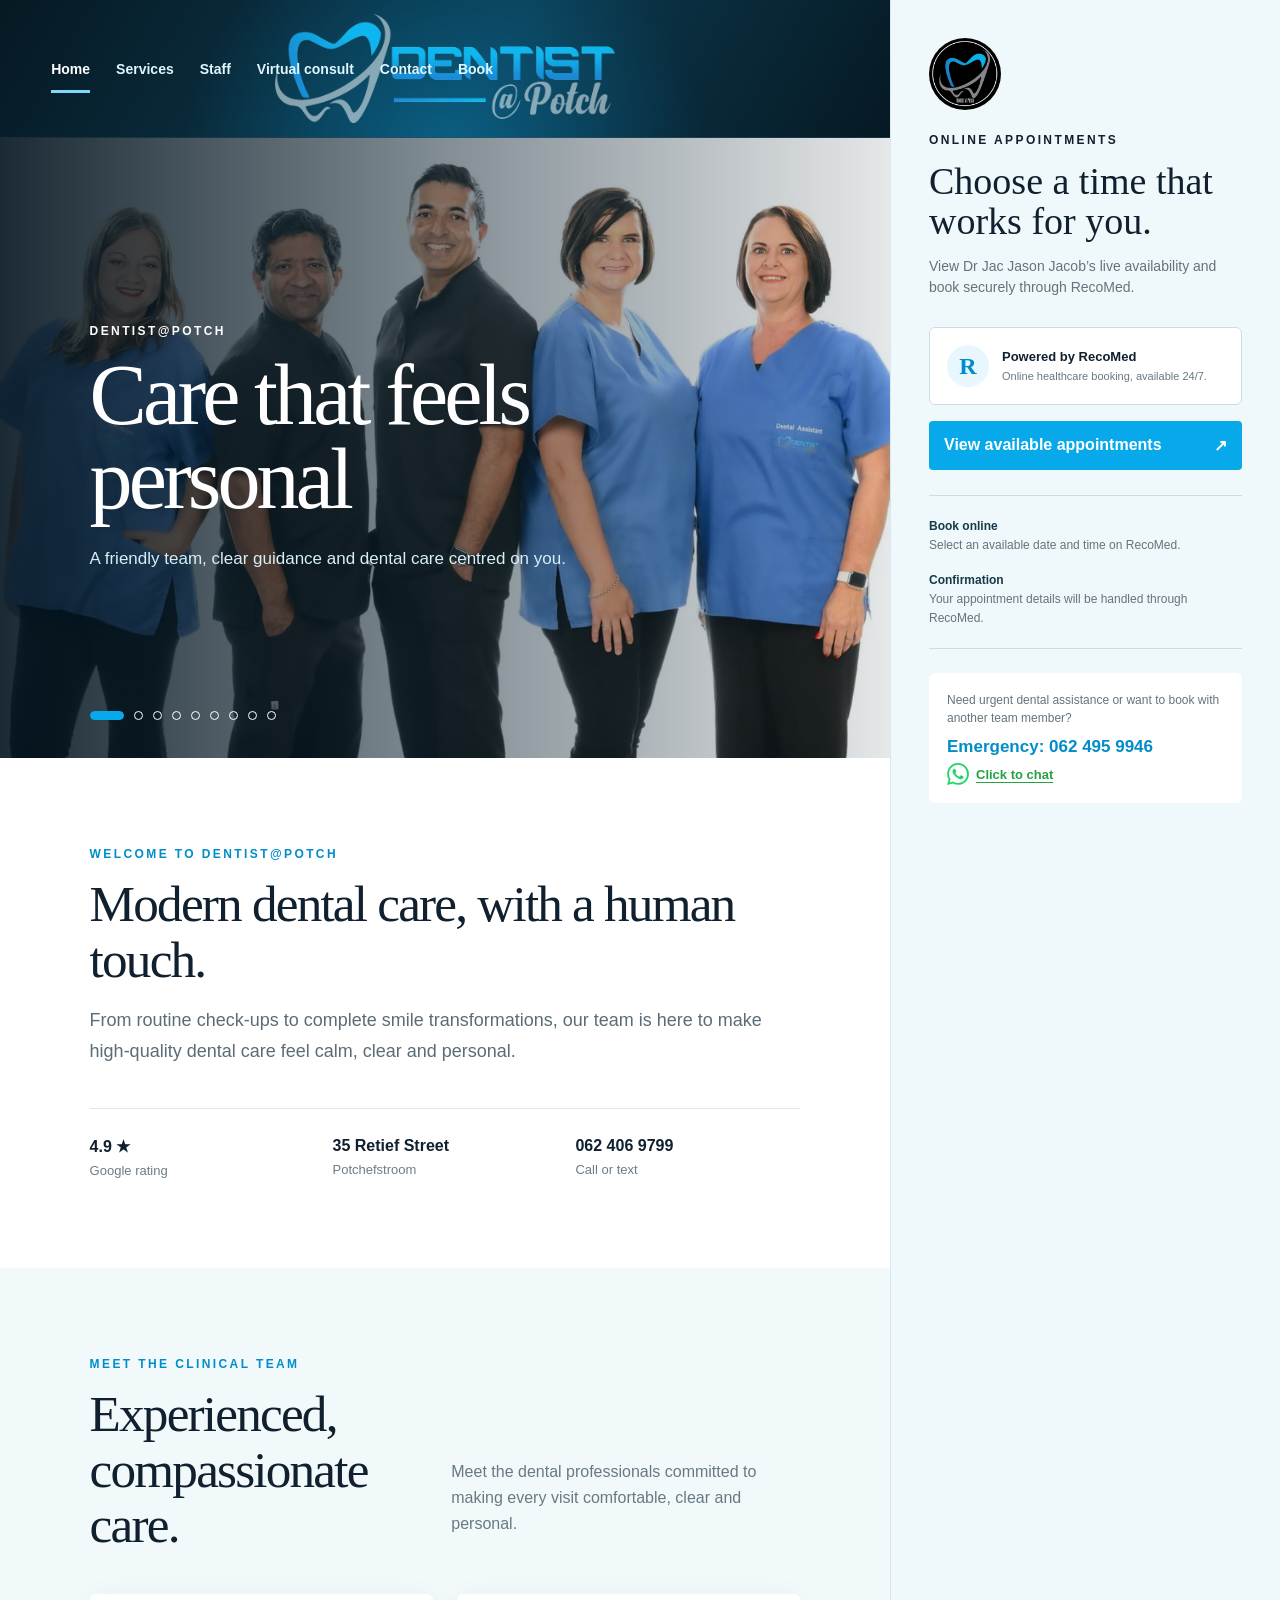
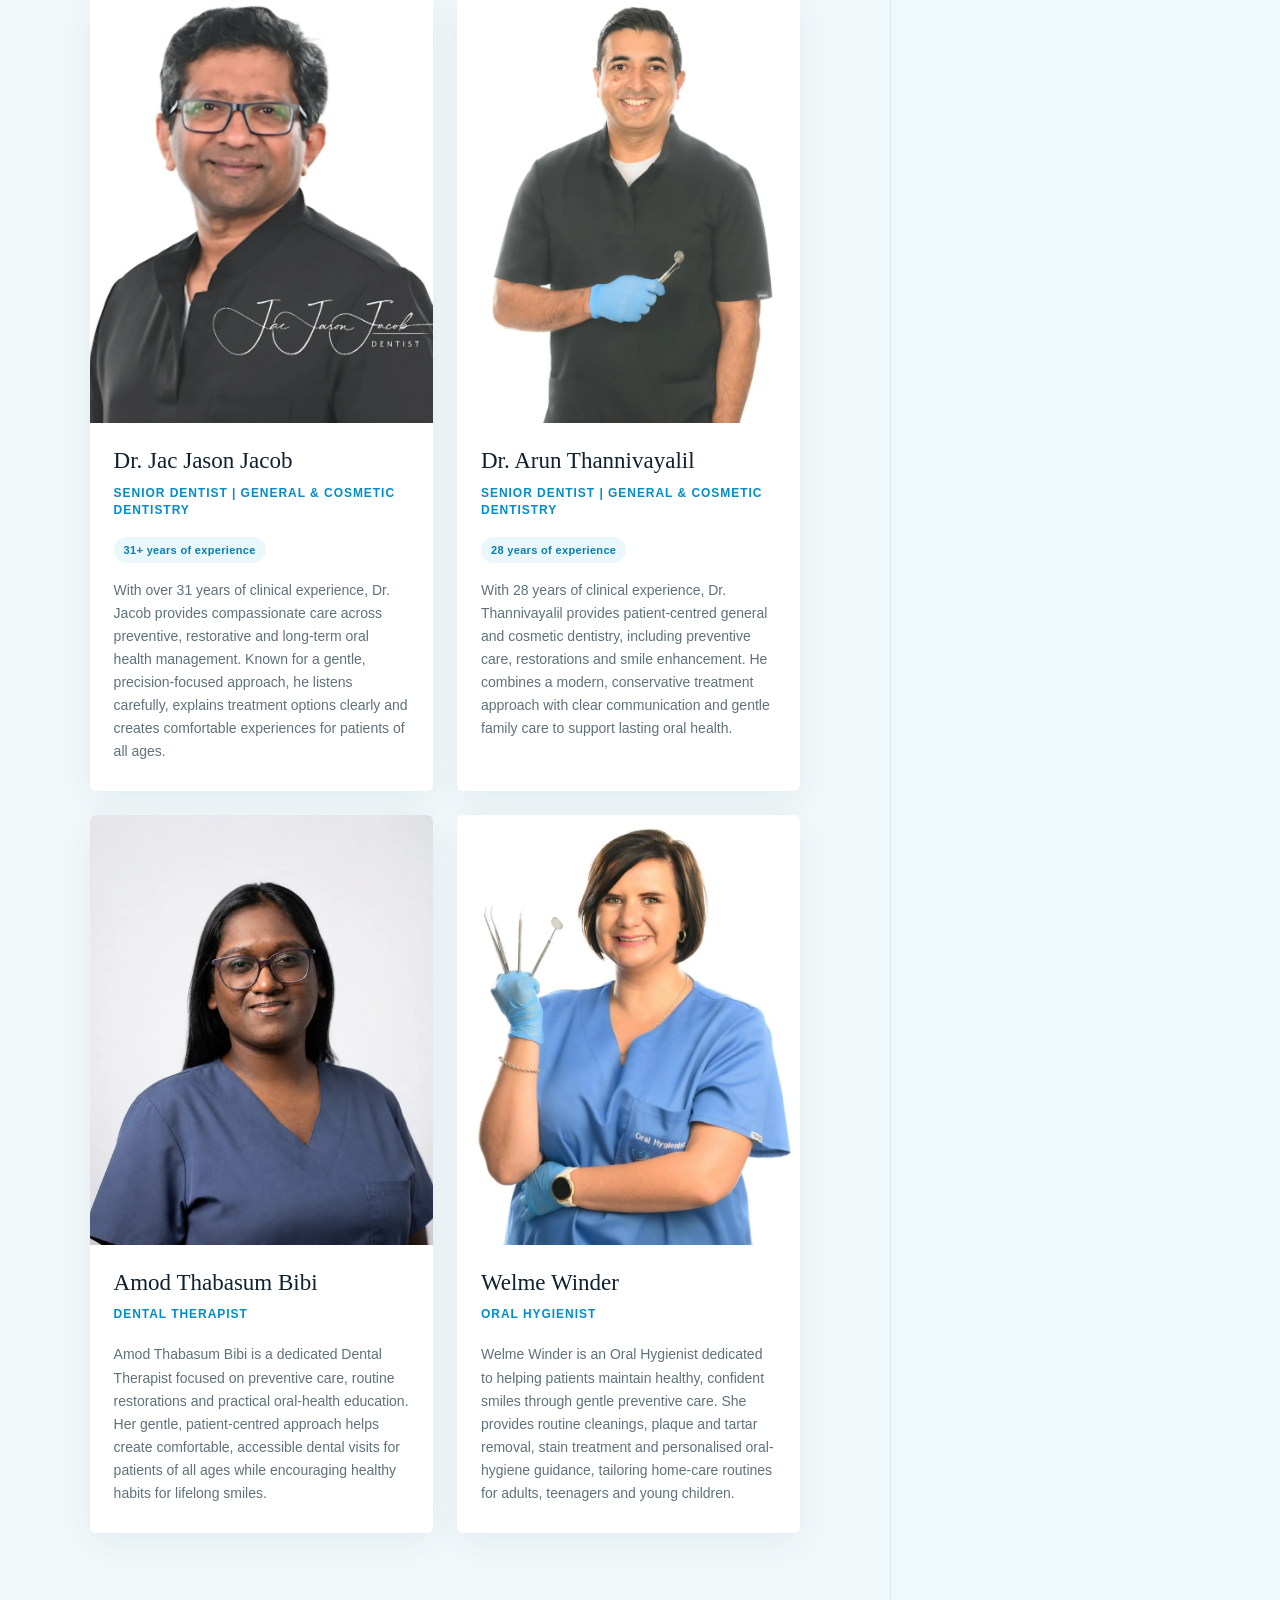
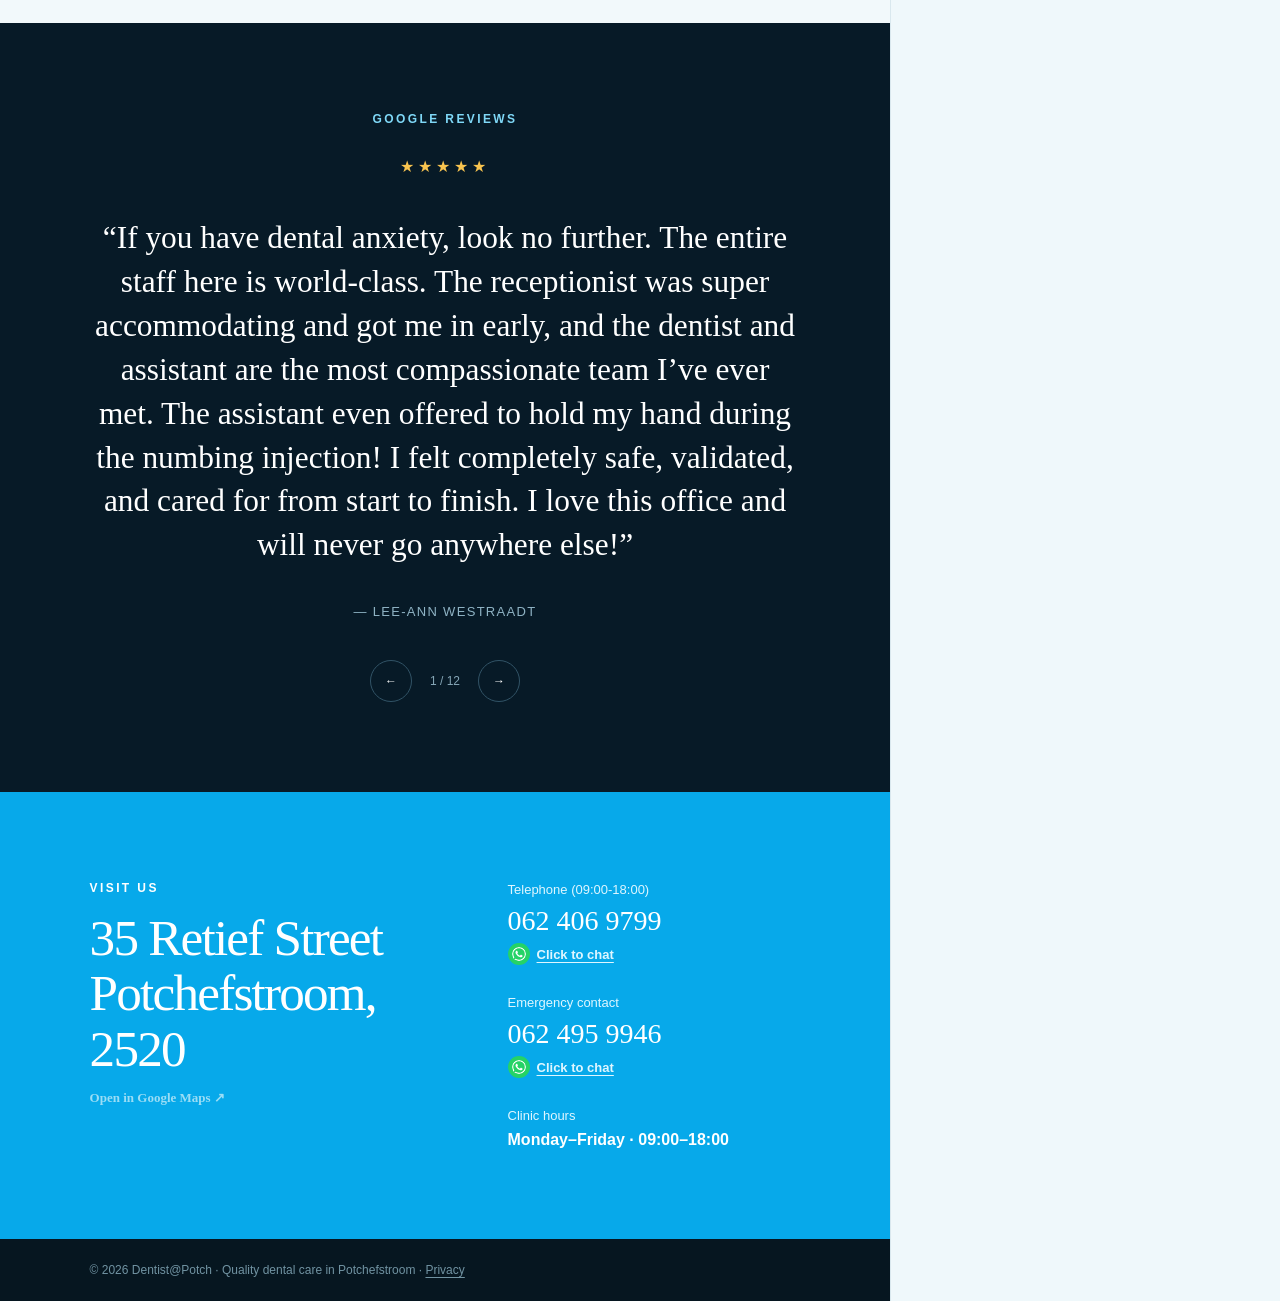
<file: index.html>
<!doctype html>
<html lang="en">
<head>
  <meta charset="utf-8">
  <meta name="viewport" content="width=device-width, initial-scale=1">
  <title>Dentist@Potch | Dental Care in Potchefstroom</title>
  <meta name="description" content="Compassionate general, cosmetic and preventive dental care in Potchefstroom.">
  <link rel="icon" href="images/dentist-at-potch-emblem.webp">
  <link rel="stylesheet" href="styles.css?v=17">
  <script src="tracking.js?v=17"></script>
  <script src="script.js?v=17" defer></script>
</head>
<body>
  <main class="site-shell">
    <div class="content-column">
      <header class="topbar">
        <a href="index.html" class="brand" aria-label="Dentist at Potch home"><img src="images/dentist-at-potch-logo-dark.webp" alt="Dentist at Potch"></a>
        <nav aria-label="Main navigation">
          <a class="active" href="index.html">Home</a>
          <a href="services.html">Services</a>
          <a href="staff.html">Staff</a>
          <a href="virtual-consultation.html">Virtual consult</a>
          <a href="#contact">Contact</a>
          <a href="https://www.recomed.co.za/dentist/potchefstroom/jac-jason-jacob/9480/9414/" target="_blank" rel="noopener noreferrer">Book</a>
        </nav>
      </header>

      <section class="hero" aria-label="Clinic gallery">
        <article class="hero-slide visible" aria-hidden="false">
          <img src="images/clinic-team-wide.webp" alt="Dentist at Potch team" style="object-position:center 32%;object-fit:cover">
          <div class="hero-copy"><p class="eyebrow">DENTIST@POTCH</p><h1>Care that feels personal</h1><p>A friendly team, clear guidance and dental care centred on you.</p></div>
        </article>
        <article class="hero-slide hero-slide-invisalign" aria-hidden="true">
          <img src="images/invisalign-aligner.webp" alt="Patient fitting a clear Invisalign aligner" style="object-position:68% 40%;object-fit:cover">
          <div class="hero-copy hero-copy-invisalign"><img class="invisalign-logo" src="images/invisalign-logo.webp" alt="Invisalign"><h1>Invisalign<sup>®</sup> accredited provider</h1><p>The smile you want, minus the metal. Clear aligners, confident results.</p></div>
        </article>
        <article class="hero-slide hero-slide-virtual" aria-hidden="true">
          <a class="hero-slide-link" href="virtual-consultation.html" aria-label="Virtual consultation: see your dentist by video call. How it works"></a>
          <svg class="hero-virtual-icon" viewBox="0 0 24 24" aria-hidden="true"><path d="M15 10l4.553-2.276A1 1 0 0 1 21 8.618v6.764a1 1 0 0 1-1.447.894L15 14v-4z"/><rect x="3" y="6" width="12" height="12" rx="2"/></svg>
          <div class="hero-copy"><p class="eyebrow">NEW · VIRTUAL CONSULTATION</p><h1>See your dentist by video call, from home.</h1><p>Weekday evenings and weekend afternoons. Booked through RecoMed, self-pay.</p><span class="hero-cta">How it works →</span></div>
        </article>
        <article class="hero-slide" aria-hidden="true">
          <img src="images/clinic-support-team.webp" alt="Dentist at Potch support team" style="object-position:center 25%;object-fit:cover">
          <div class="hero-copy"><p class="eyebrow">DENTIST@POTCH</p><h1>A team that makes you smile</h1><p>Welcoming support from the moment you contact our practice.</p></div>
        </article>
        <article class="hero-slide" aria-hidden="true">
          <img src="images/dental-assistant.webp" alt="Dental assistant" style="object-position:right center;object-fit:contain">
          <div class="hero-copy"><p class="eyebrow">DENTIST@POTCH</p><h1>Compassionate support</h1><p>Kind, reassuring care throughout your visit.</p></div>
        </article>
        <article class="hero-slide" aria-hidden="true">
          <img src="images/oral-hygienist.webp" alt="Oral hygienist" style="object-position:right center;object-fit:contain">
          <div class="hero-copy"><p class="eyebrow">DENTIST@POTCH</p><h1>Comfortable preventive care</h1><p>Professional support for healthy teeth and gums.</p></div>
        </article>
        <article class="hero-slide" aria-hidden="true">
          <img src="images/dentist-at-potch-logo-light.webp" alt="Dentist at Potch logo" style="object-position:right center;object-fit:contain">
          <div class="hero-copy"><p class="eyebrow">DENTIST@POTCH</p><h1>Dentist@Potch</h1><p>Modern dental care in the heart of Potchefstroom.</p></div>
        </article>
        <article class="hero-slide" aria-hidden="true">
          <img src="images/two-dentists-hero.webp" alt="Dentist at Potch senior dentists" style="object-position:center center;object-fit:contain">
          <div class="hero-copy"><p class="eyebrow">DENTIST@POTCH</p><h1>Experience you can trust</h1><p>Meet the senior dentists behind attentive, professional care at Dentist@Potch.</p></div>
        </article>
        <article class="hero-slide" aria-hidden="true">
          <img src="images/dentist-at-potch-emblem.webp" alt="Dentist at Potch emblem" style="object-position:right center;object-fit:contain">
          <div class="hero-copy"><p class="eyebrow">DENTIST@POTCH</p><h1>Your local dental team</h1><p>Visit us at 35 Retief Street, Potchefstroom.</p></div>
        </article>
        <div class="slide-dots" aria-label="Choose clinic image">
          <button class="selected" type="button" aria-label="Show Care that feels personal"></button>
          <button type="button" aria-label="Show Invisalign certified provider"></button>
          <button type="button" aria-label="Show Virtual consultation"></button>
          <button type="button" aria-label="Show A team that makes you smile"></button>
          <button type="button" aria-label="Show Compassionate support"></button>
          <button type="button" aria-label="Show Comfortable preventive care"></button>
          <button type="button" aria-label="Show Dentist at Potch"></button>
          <button type="button" aria-label="Show Experience you can trust"></button>
          <button type="button" aria-label="Show Your local dental team"></button>
        </div>
      </section>

      <section class="welcome section-pad">
        <p class="eyebrow blue">WELCOME TO DENTIST@POTCH</p>
        <h2>Modern dental care, with a human touch.</h2>
        <p>From routine check-ups to complete smile transformations, our team is here to make high-quality dental care feel calm, clear and personal.</p>
        <div class="quick-facts">
          <span><strong>4.9 ★</strong> Google rating</span>
          <span><strong>35 Retief Street</strong> Potchefstroom</span>
          <span><strong>062 406 9799</strong> Call or text</span>
        </div>
      </section>

      <section class="team section-pad">
        <p class="eyebrow blue">MEET THE CLINICAL TEAM</p>
        <div class="section-heading"><h2>Experienced, compassionate care.</h2><p>Meet the dental professionals committed to making every visit comfortable, clear and personal.</p></div>
        <div class="doctor-grid">
          <article class="doctor-card">
            <div class="doctor-photo"><img src="images/dr-jac-jason-jacob.webp" alt="Dr. Jac Jason Jacob"></div>
            <div class="doctor-details"><h3>Dr. Jac Jason Jacob</h3><p class="doctor-designation">Senior Dentist | General &amp; Cosmetic Dentistry</p><p class="doctor-experience">31+ years of experience</p><p class="doctor-bio">With over 31 years of clinical experience, Dr. Jacob provides compassionate care across preventive, restorative and long-term oral health management. Known for a gentle, precision-focused approach, he listens carefully, explains treatment options clearly and creates comfortable experiences for patients of all ages.</p></div>
          </article>
          <article class="doctor-card">
            <div class="doctor-photo"><img src="images/dr-arun-thannivayalil.webp" alt="Dr. Arun Thannivayalil"></div>
            <div class="doctor-details"><h3>Dr. Arun Thannivayalil</h3><p class="doctor-designation">Senior Dentist | General &amp; Cosmetic Dentistry</p><p class="doctor-experience">28 years of experience</p><p class="doctor-bio">With 28 years of clinical experience, Dr. Thannivayalil provides patient-centred general and cosmetic dentistry, including preventive care, restorations and smile enhancement. He combines a modern, conservative treatment approach with clear communication and gentle family care to support lasting oral health.</p></div>
          </article>
          <article class="doctor-card">
            <div class="doctor-photo"><img src="images/amod-thabasum-bibi.webp" alt="Amod Thabasum Bibi"></div>
            <div class="doctor-details"><h3>Amod Thabasum Bibi</h3><p class="doctor-designation">Dental Therapist</p><p class="doctor-bio no-experience">Amod Thabasum Bibi is a dedicated Dental Therapist focused on preventive care, routine restorations and practical oral-health education. Her gentle, patient-centred approach helps create comfortable, accessible dental visits for patients of all ages while encouraging healthy habits for lifelong smiles.</p></div>
          </article>
          <article class="doctor-card">
            <div class="doctor-photo"><img src="images/welme-winder.webp" alt="Welme Winder"></div>
            <div class="doctor-details"><h3>Welme Winder</h3><p class="doctor-designation">Oral Hygienist</p><p class="doctor-bio no-experience">Welme Winder is an Oral Hygienist dedicated to helping patients maintain healthy, confident smiles through gentle preventive care. She provides routine cleanings, plaque and tartar removal, stain treatment and personalised oral-hygiene guidance, tailoring home-care routines for adults, teenagers and young children.</p></div>
          </article>
        </div>
      </section>

      <section class="testimonial-wrap section-pad">
        <div class="testimonial-card">
          <p class="eyebrow review-label">GOOGLE REVIEWS</p>
          <p class="stars" aria-label="Five stars">★★★★★</p>
          <blockquote id="testimonial-text"></blockquote>
          <p class="patient" id="testimonial-name"></p>
          <div class="testimonial-controls">
            <button id="testimonial-previous" type="button" aria-label="Previous review">←</button>
            <span id="testimonial-counter"></span>
            <button id="testimonial-next" type="button" aria-label="Next review">→</button>
          </div>
        </div>
      </section>

      <section id="contact" class="contact section-pad">
        <div><p class="eyebrow">VISIT US</p><a class="map-location" href="https://maps.app.goo.gl/ndyyrNJzBCLuc52E7?g_st=aw" target="_blank" rel="noopener noreferrer" aria-label="Open Dentist at Potch in Google Maps"><h2>35 Retief Street<br>Potchefstroom, 2520</h2><span>Open in Google Maps ↗</span></a></div>
        <div><p>Telephone (09:00-18:00)</p><a href="tel:+27624069799">062 406 9799</a><a class="whatsapp-chat" href="https://wa.me/27624069799" target="_blank" rel="noopener noreferrer" aria-label="Click to chat on WhatsApp with 062 406 9799"><svg class="wa-icon" viewBox="0 0 24 24" aria-hidden="true" focusable="false"><path fill="currentColor" d="M17.47 14.38c-.3-.15-1.76-.87-2.03-.97-.27-.1-.47-.15-.67.15-.2.3-.77.97-.94 1.17-.17.2-.35.22-.64.07-.3-.15-1.26-.46-2.39-1.48-.88-.79-1.48-1.76-1.65-2.06-.17-.3-.02-.46.13-.61.13-.13.3-.35.45-.52.15-.17.2-.3.3-.5.1-.2.05-.37-.03-.52-.07-.15-.67-1.61-.91-2.21-.24-.58-.49-.5-.67-.51h-.57c-.2 0-.52.07-.79.37-.27.3-1.04 1.02-1.04 2.48s1.07 2.88 1.21 3.08c.15.2 2.1 3.2 5.08 4.49.71.31 1.26.49 1.69.63.71.23 1.36.2 1.87.12.57-.09 1.76-.72 2.01-1.41.25-.69.25-1.29.17-1.41-.07-.12-.27-.2-.57-.35M12.05 21.79h-.01a9.87 9.87 0 0 1-5.03-1.38l-.36-.21-3.74.98 1-3.65-.24-.37a9.86 9.86 0 0 1-1.51-5.26c0-5.45 4.44-9.88 9.89-9.88 2.64 0 5.12 1.03 6.99 2.9a9.82 9.82 0 0 1 2.89 6.99c0 5.45-4.44 9.88-9.88 9.88m8.41-18.3A11.82 11.82 0 0 0 12.05 0C5.5 0 .16 5.33.16 11.89c0 2.1.55 4.14 1.59 5.94L.06 24l6.3-1.65a11.88 11.88 0 0 0 5.68 1.45h.01c6.55 0 11.89-5.33 11.89-11.89 0-3.18-1.24-6.16-3.48-8.41"/></svg><span>Click to chat</span></a><p class="hours">Emergency contact</p><a href="tel:+27624959946">062 495 9946</a><a class="whatsapp-chat" href="https://wa.me/27624959946" target="_blank" rel="noopener noreferrer" aria-label="Click to chat on WhatsApp with 062 495 9946"><svg class="wa-icon" viewBox="0 0 24 24" aria-hidden="true" focusable="false"><path fill="currentColor" d="M17.47 14.38c-.3-.15-1.76-.87-2.03-.97-.27-.1-.47-.15-.67.15-.2.3-.77.97-.94 1.17-.17.2-.35.22-.64.07-.3-.15-1.26-.46-2.39-1.48-.88-.79-1.48-1.76-1.65-2.06-.17-.3-.02-.46.13-.61.13-.13.3-.35.45-.52.15-.17.2-.3.3-.5.1-.2.05-.37-.03-.52-.07-.15-.67-1.61-.91-2.21-.24-.58-.49-.5-.67-.51h-.57c-.2 0-.52.07-.79.37-.27.3-1.04 1.02-1.04 2.48s1.07 2.88 1.21 3.08c.15.2 2.1 3.2 5.08 4.49.71.31 1.26.49 1.69.63.71.23 1.36.2 1.87.12.57-.09 1.76-.72 2.01-1.41.25-.69.25-1.29.17-1.41-.07-.12-.27-.2-.57-.35M12.05 21.79h-.01a9.87 9.87 0 0 1-5.03-1.38l-.36-.21-3.74.98 1-3.65-.24-.37a9.86 9.86 0 0 1-1.51-5.26c0-5.45 4.44-9.88 9.89-9.88 2.64 0 5.12 1.03 6.99 2.9a9.82 9.82 0 0 1 2.89 6.99c0 5.45-4.44 9.88-9.88 9.88m8.41-18.3A11.82 11.82 0 0 0 12.05 0C5.5 0 .16 5.33.16 11.89c0 2.1.55 4.14 1.59 5.94L.06 24l6.3-1.65a11.88 11.88 0 0 0 5.68 1.45h.01c6.55 0 11.89-5.33 11.89-11.89 0-3.18-1.24-6.16-3.48-8.41"/></svg><span>Click to chat</span></a><p class="hours">Clinic hours</p><strong>Monday–Friday · 09:00–18:00</strong></div>
      </section>
      <footer>© 2026 Dentist@Potch · Quality dental care in Potchefstroom · <a href="privacy.html">Privacy</a></footer>
    </div>

    <aside id="appointment" class="appointment-panel" aria-label="Book an appointment">
      <div class="appointment-inner">
        <img class="panel-logo" src="images/dentist-at-potch-emblem.webp" alt="">
        <p class="eyebrow">ONLINE APPOINTMENTS</p>
        <h2>Choose a time that works for you.</h2>
        <p class="panel-intro">View Dr Jac Jason Jacob’s live availability and book securely through RecoMed.</p>
        <div class="recomed-card"><div class="recomed-mark">R</div><div><strong>Powered by RecoMed</strong><p>Online healthcare booking, available 24/7.</p></div></div>
        <a class="primary-button recomed-button" href="https://www.recomed.co.za/dentist/potchefstroom/jac-jason-jacob/9480/9414/" target="_blank" rel="noopener noreferrer">View available appointments <span>↗</span></a>
        <div class="booking-details"><p><strong>Book online</strong><br>Select an available date and time on RecoMed.</p><p><strong>Confirmation</strong><br>Your appointment details will be handled through RecoMed.</p></div>
        <div class="emergency-call"><p>Need urgent dental assistance or want to book with another team member?</p><a href="tel:+27624959946">Emergency: 062 495 9946</a><a class="whatsapp-chat" href="https://wa.me/27624959946" target="_blank" rel="noopener noreferrer" aria-label="Click to chat on WhatsApp with 062 495 9946"><svg class="wa-icon" viewBox="0 0 24 24" aria-hidden="true" focusable="false"><path fill="currentColor" d="M17.47 14.38c-.3-.15-1.76-.87-2.03-.97-.27-.1-.47-.15-.67.15-.2.3-.77.97-.94 1.17-.17.2-.35.22-.64.07-.3-.15-1.26-.46-2.39-1.48-.88-.79-1.48-1.76-1.65-2.06-.17-.3-.02-.46.13-.61.13-.13.3-.35.45-.52.15-.17.2-.3.3-.5.1-.2.05-.37-.03-.52-.07-.15-.67-1.61-.91-2.21-.24-.58-.49-.5-.67-.51h-.57c-.2 0-.52.07-.79.37-.27.3-1.04 1.02-1.04 2.48s1.07 2.88 1.21 3.08c.15.2 2.1 3.2 5.08 4.49.71.31 1.26.49 1.69.63.71.23 1.36.2 1.87.12.57-.09 1.76-.72 2.01-1.41.25-.69.25-1.29.17-1.41-.07-.12-.27-.2-.57-.35M12.05 21.79h-.01a9.87 9.87 0 0 1-5.03-1.38l-.36-.21-3.74.98 1-3.65-.24-.37a9.86 9.86 0 0 1-1.51-5.26c0-5.45 4.44-9.88 9.89-9.88 2.64 0 5.12 1.03 6.99 2.9a9.82 9.82 0 0 1 2.89 6.99c0 5.45-4.44 9.88-9.88 9.88m8.41-18.3A11.82 11.82 0 0 0 12.05 0C5.5 0 .16 5.33.16 11.89c0 2.1.55 4.14 1.59 5.94L.06 24l6.3-1.65a11.88 11.88 0 0 0 5.68 1.45h.01c6.55 0 11.89-5.33 11.89-11.89 0-3.18-1.24-6.16-3.48-8.41"/></svg><span>Click to chat</span></a></div>
      </div>
    </aside>
  </main>
</body>
</html>
</file>
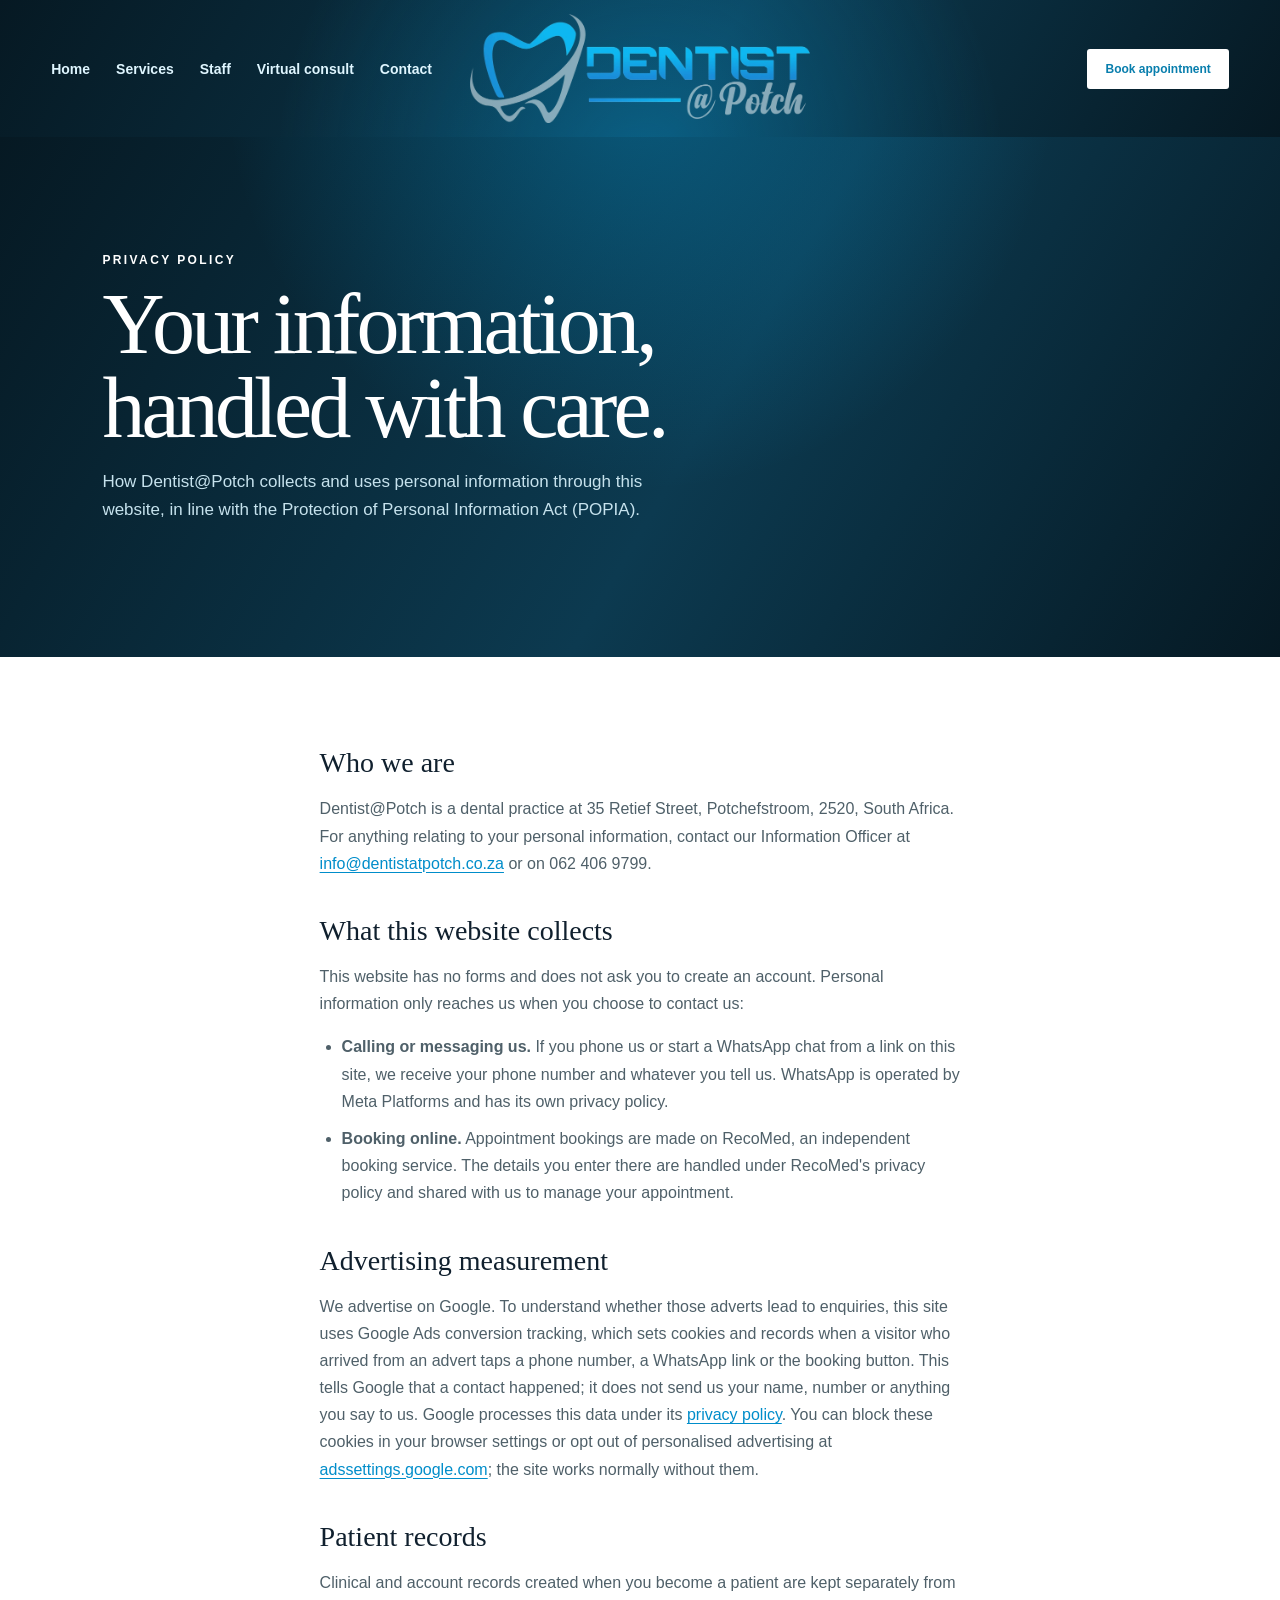
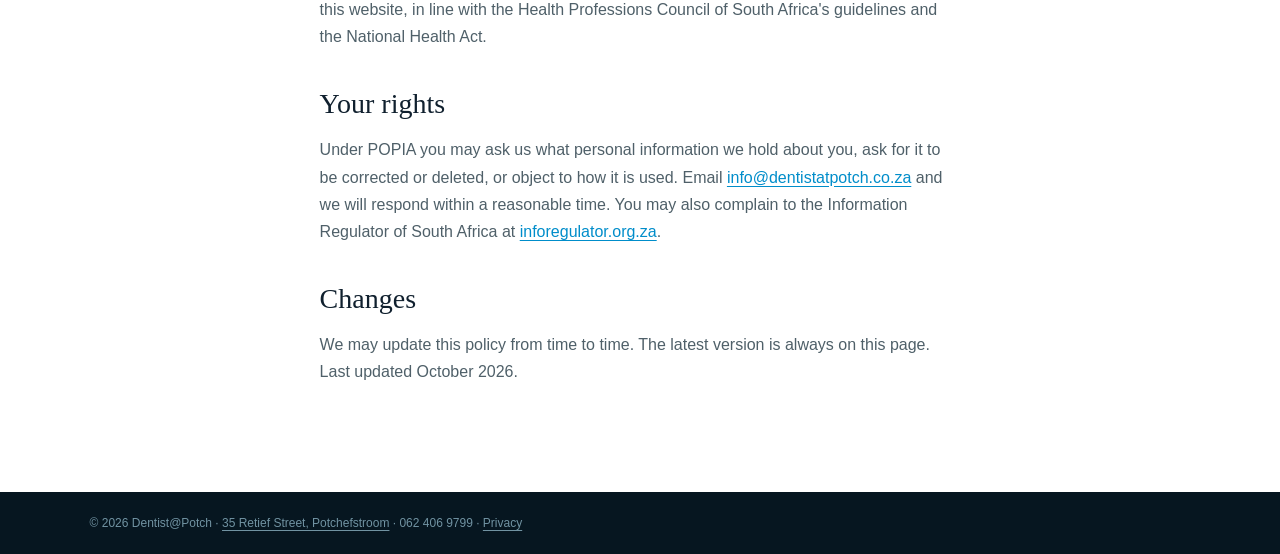
<file: privacy.html>
<!doctype html>
<html lang="en">
<head>
  <meta charset="utf-8">
  <meta name="viewport" content="width=device-width, initial-scale=1">
  <title>Privacy Policy | Dentist@Potch</title>
  <meta name="description" content="How Dentist@Potch handles personal information collected through this website.">
  <link rel="icon" href="images/dentist-at-potch-emblem.webp">
  <link rel="stylesheet" href="styles.css?v=17">
  <script src="tracking.js?v=17"></script>
</head>
<body>
  <main class="services-page">
    <header class="topbar service-nav">
      <a href="index.html" class="brand" aria-label="Dentist at Potch home"><img src="images/dentist-at-potch-logo-dark.webp" alt="Dentist at Potch"></a>
      <nav aria-label="Main navigation"><a href="index.html">Home</a><a href="services.html">Services</a><a href="staff.html">Staff</a><a href="virtual-consultation.html">Virtual consult</a><a href="index.html#contact">Contact</a></nav>
      <a class="nav-appointment" href="https://www.recomed.co.za/dentist/potchefstroom/jac-jason-jacob/9480/9414/" target="_blank" rel="noopener noreferrer">Book appointment</a>
    </header>

    <section class="services-hero"><p class="eyebrow">PRIVACY POLICY</p><h1>Your information,<br>handled with care.</h1><p>How Dentist@Potch collects and uses personal information through this website, in line with the Protection of Personal Information Act (POPIA).</p></section>

    <section class="section-pad legal-page">
      <h2>Who we are</h2>
      <p>Dentist@Potch is a dental practice at 35 Retief Street, Potchefstroom, 2520, South Africa. For anything relating to your personal information, contact our Information Officer at <a href="mailto:info@dentistatpotch.co.za">info@dentistatpotch.co.za</a> or on 062 406 9799.</p>

      <h2>What this website collects</h2>
      <p>This website has no forms and does not ask you to create an account. Personal information only reaches us when you choose to contact us:</p>
      <ul>
        <li><strong>Calling or messaging us.</strong> If you phone us or start a WhatsApp chat from a link on this site, we receive your phone number and whatever you tell us. WhatsApp is operated by Meta Platforms and has its own privacy policy.</li>
        <li><strong>Booking online.</strong> Appointment bookings are made on RecoMed, an independent booking service. The details you enter there are handled under RecoMed's privacy policy and shared with us to manage your appointment.</li>
      </ul>

      <h2>Advertising measurement</h2>
      <p>We advertise on Google. To understand whether those adverts lead to enquiries, this site uses Google Ads conversion tracking, which sets cookies and records when a visitor who arrived from an advert taps a phone number, a WhatsApp link or the booking button. This tells Google that a contact happened; it does not send us your name, number or anything you say to us. Google processes this data under its <a href="https://policies.google.com/privacy" target="_blank" rel="noopener noreferrer">privacy policy</a>. You can block these cookies in your browser settings or opt out of personalised advertising at <a href="https://adssettings.google.com" target="_blank" rel="noopener noreferrer">adssettings.google.com</a>; the site works normally without them.</p>

      <h2>Patient records</h2>
      <p>Clinical and account records created when you become a patient are kept separately from this website, in line with the Health Professions Council of South Africa's guidelines and the National Health Act.</p>

      <h2>Your rights</h2>
      <p>Under POPIA you may ask us what personal information we hold about you, ask for it to be corrected or deleted, or object to how it is used. Email <a href="mailto:info@dentistatpotch.co.za">info@dentistatpotch.co.za</a> and we will respond within a reasonable time. You may also complain to the Information Regulator of South Africa at <a href="https://inforegulator.org.za" target="_blank" rel="noopener noreferrer">inforegulator.org.za</a>.</p>

      <h2>Changes</h2>
      <p>We may update this policy from time to time. The latest version is always on this page. Last updated October 2026.</p>
    </section>

    <footer>© 2026 Dentist@Potch · <a href="https://maps.app.goo.gl/ndyyrNJzBCLuc52E7?g_st=aw" target="_blank" rel="noopener noreferrer">35 Retief Street, Potchefstroom</a> · 062 406 9799 · <a href="privacy.html">Privacy</a></footer>
  </main>
</body>
</html>
</file>
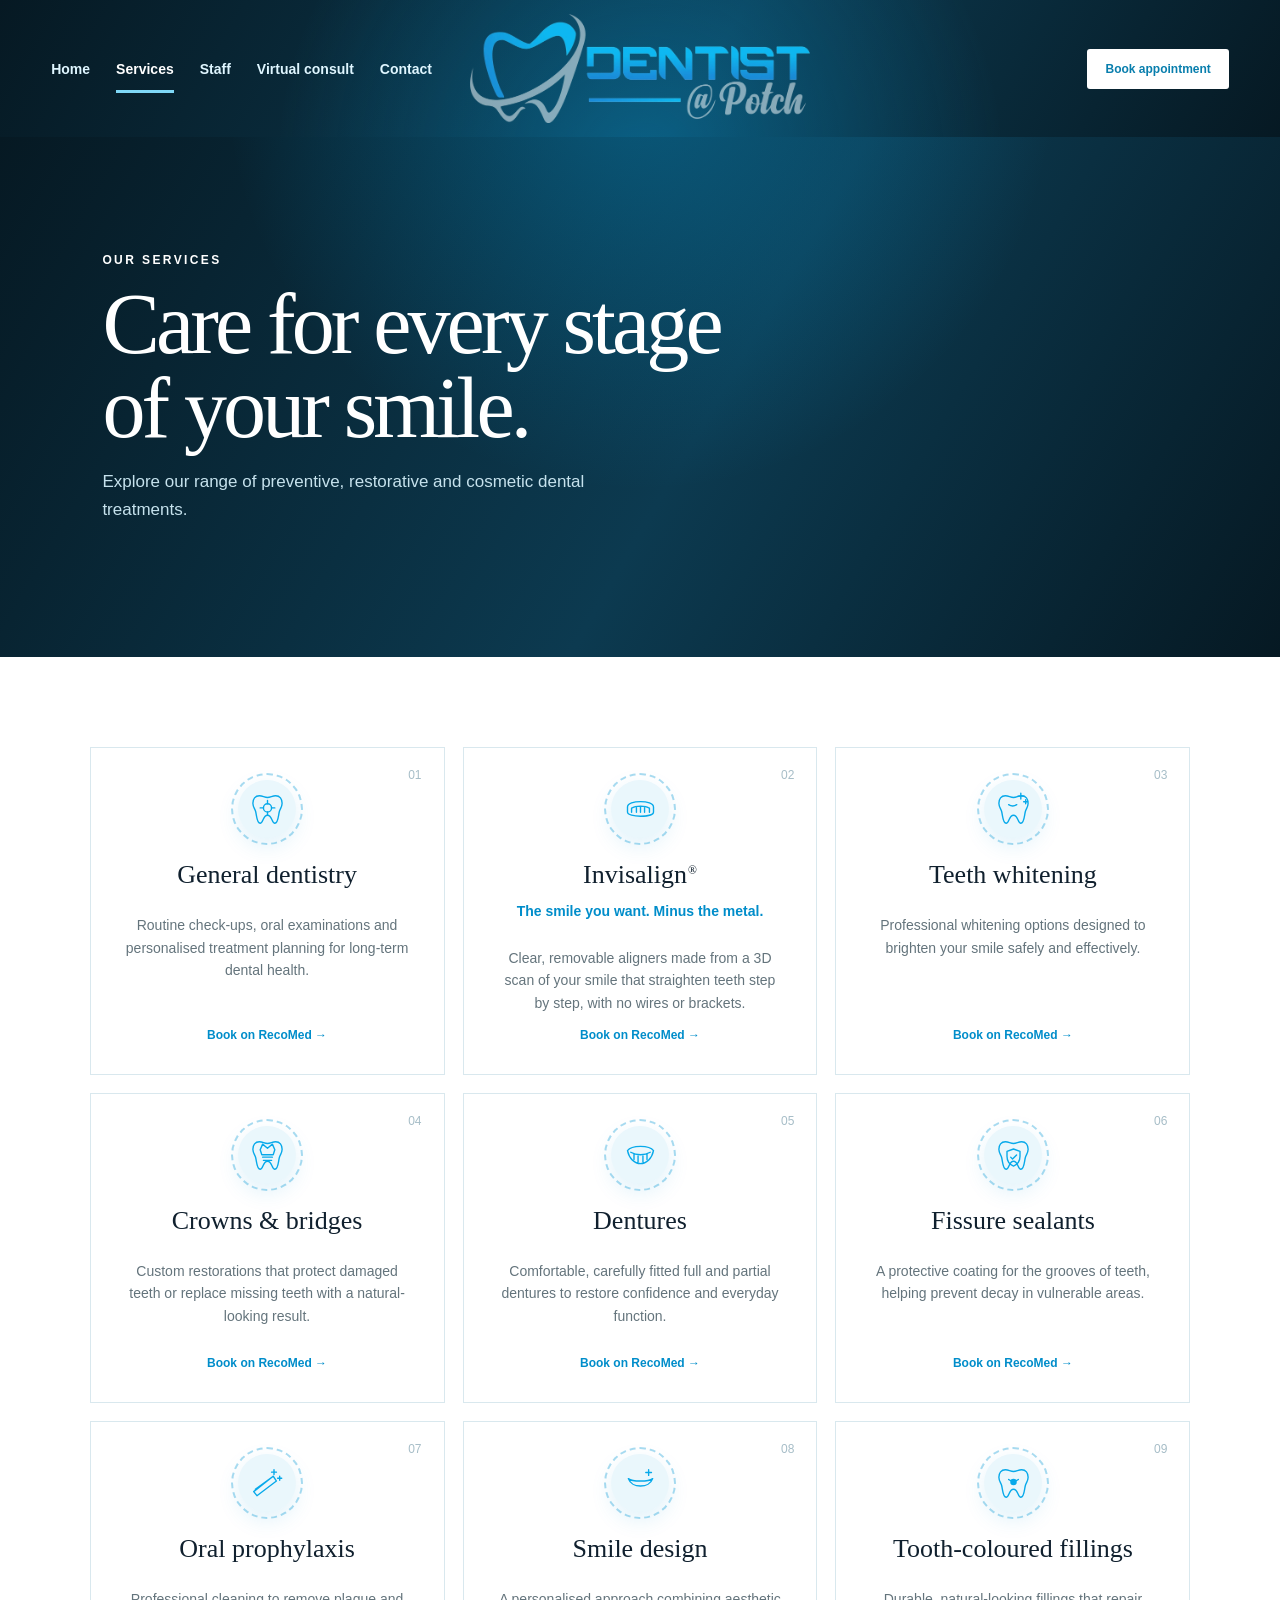
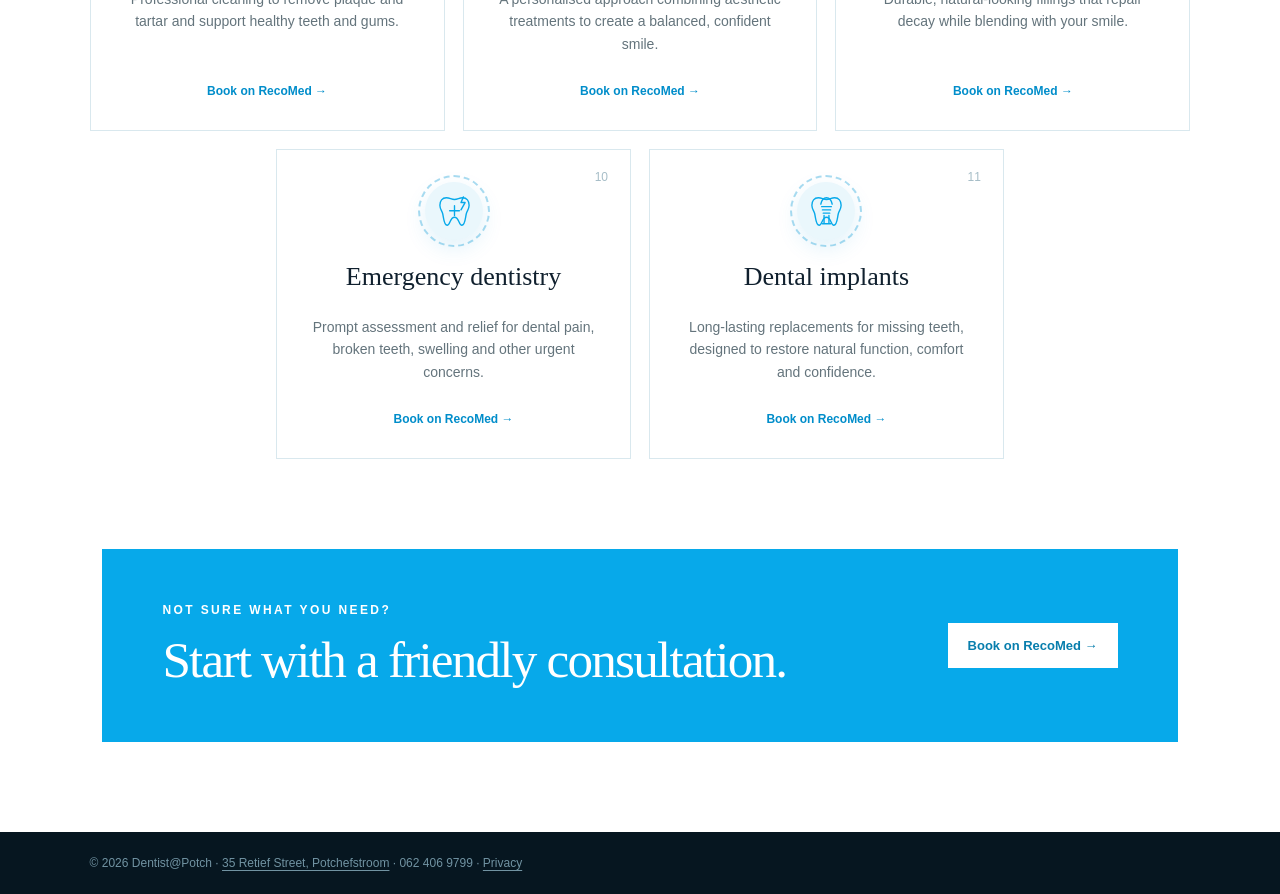
<file: services.html>
<!doctype html>
<html lang="en">
<head>
  <meta charset="utf-8">
  <meta name="viewport" content="width=device-width, initial-scale=1">
  <title>Services | Dentist@Potch</title>
  <meta name="description" content="Explore preventive, restorative and cosmetic dental services at Dentist@Potch.">
  <link rel="icon" href="images/dentist-at-potch-emblem.webp">
  <link rel="stylesheet" href="styles.css?v=17">
  <script src="tracking.js?v=17"></script>
</head>
<body>
  <main class="services-page">
    <header class="topbar service-nav">
      <a href="index.html" class="brand" aria-label="Dentist at Potch home"><img src="images/dentist-at-potch-logo-dark.webp" alt="Dentist at Potch"></a>
      <nav aria-label="Main navigation"><a href="index.html">Home</a><a class="active" href="services.html">Services</a><a href="staff.html">Staff</a><a href="virtual-consultation.html">Virtual consult</a><a href="index.html#contact">Contact</a></nav>
      <a class="nav-appointment" href="https://www.recomed.co.za/dentist/potchefstroom/jac-jason-jacob/9480/9414/" target="_blank" rel="noopener noreferrer">Book appointment</a>
    </header>

    <section class="services-hero"><p class="eyebrow">OUR SERVICES</p><h1>Care for every stage<br>of your smile.</h1><p>Explore our range of preventive, restorative and cosmetic dental treatments.</p></section>

    <section class="services-grid section-pad">
      <article class="service-card"><span>01</span><div class="service-icon"><svg viewBox="0 0 48 48" aria-hidden="true"><path d="M14 7c-5.2 0-8 4-8 9.3 0 4.3 2.5 6.8 3.4 10.2C10.8 31.8 10.7 41 15 41c3.7 0 3.2-10 9-10s5.3 10 9 10c4.3 0 4.2-9.2 5.6-14.5.9-3.4 3.4-5.9 3.4-10.2C42 11 39.2 7 34 7c-4 0-6.3 2.2-10 2.2S18 7 14 7Z"/><circle cx="24" cy="22" r="5"/><path d="M24 13v4M24 27v4M15 22h4M29 22h4"/></svg></div><h2>General dentistry</h2><p>Routine check-ups, oral examinations and personalised treatment planning for long-term dental health.</p><a href="https://www.recomed.co.za/dentist/potchefstroom/jac-jason-jacob/9480/9414/" target="_blank" rel="noopener noreferrer">Book on RecoMed →</a></article>
      <article class="service-card"><span>02</span><div class="service-icon"><svg viewBox="0 0 48 48" aria-hidden="true"><path d="M8 21c0-9 32-9 32 0v6c0 7-32 7-32 0ZM13 22.5c5-3.5 17-3.5 22 0M13 22.5v5M19 20.5v7M24 20v7.5M29 20.5v7M35 22.5v5"/></svg></div><h2>Invisalign<sup>®</sup></h2><p class="service-tagline">The smile you want. Minus the metal.</p><p>Clear, removable aligners made from a 3D scan of your smile that straighten teeth step by step, with no wires or brackets.</p><a href="https://www.recomed.co.za/dentist/potchefstroom/jac-jason-jacob/9480/9414/" target="_blank" rel="noopener noreferrer">Book on RecoMed →</a></article>
      <article class="service-card"><span>03</span><div class="service-icon"><svg viewBox="0 0 48 48" aria-hidden="true"><path d="M14 7c-5.2 0-8 4-8 9.3 0 4.3 2.5 6.8 3.4 10.2C10.8 31.8 10.7 41 15 41c3.7 0 3.2-10 9-10s5.3 10 9 10c4.3 0 4.2-9.2 5.6-14.5.9-3.4 3.4-5.9 3.4-10.2C42 11 39.2 7 34 7c-4 0-6.3 2.2-10 2.2S18 7 14 7Z"/><path d="M33 4v7M29.5 7.5h7M39 12v5M36.5 14.5h5M18 18c3 2 7 2 10 0"/></svg></div><h2>Teeth whitening</h2><p>Professional whitening options designed to brighten your smile safely and effectively.</p><a href="https://www.recomed.co.za/dentist/potchefstroom/jac-jason-jacob/9480/9414/" target="_blank" rel="noopener noreferrer">Book on RecoMed →</a></article>
      <article class="service-card"><span>04</span><div class="service-icon"><svg viewBox="0 0 48 48" aria-hidden="true"><path d="M14 7c-5.2 0-8 4-8 9.3 0 4.3 2.5 6.8 3.4 10.2C10.8 31.8 10.7 41 15 41c3.7 0 3.2-10 9-10s5.3 10 9 10c4.3 0 4.2-9.2 5.6-14.5.9-3.4 3.4-5.9 3.4-10.2C42 11 39.2 7 34 7c-4 0-6.3 2.2-10 2.2S18 7 14 7Z"/><path d="M15 17l3-7 6 5 6-5 3 7-2 6H17l-2-6ZM18 26h12M19 30h10"/></svg></div><h2>Crowns &amp; bridges</h2><p>Custom restorations that protect damaged teeth or replace missing teeth with a natural-looking result.</p><a href="https://www.recomed.co.za/dentist/potchefstroom/jac-jason-jacob/9480/9414/" target="_blank" rel="noopener noreferrer">Book on RecoMed →</a></article>
      <article class="service-card"><span>05</span><div class="service-icon"><svg viewBox="0 0 48 48" aria-hidden="true"><path d="M8 18c5-7 27-7 32 0-2 10-9 16-16 16S10 28 8 18ZM12 20c7 4 17 4 24 0M16 22v7M21 24v8M27 24v8M32 22v7"/></svg></div><h2>Dentures</h2><p>Comfortable, carefully fitted full and partial dentures to restore confidence and everyday function.</p><a href="https://www.recomed.co.za/dentist/potchefstroom/jac-jason-jacob/9480/9414/" target="_blank" rel="noopener noreferrer">Book on RecoMed →</a></article>
      <article class="service-card"><span>06</span><div class="service-icon"><svg viewBox="0 0 48 48" aria-hidden="true"><path d="M14 7c-5.2 0-8 4-8 9.3 0 4.3 2.5 6.8 3.4 10.2C10.8 31.8 10.7 41 15 41c3.7 0 3.2-10 9-10s5.3 10 9 10c4.3 0 4.2-9.2 5.6-14.5.9-3.4 3.4-5.9 3.4-10.2C42 11 39.2 7 34 7c-4 0-6.3 2.2-10 2.2S18 7 14 7Z"/><path d="M24 16l8 3v6c0 6-3.4 10.2-8 12-4.6-1.8-8-6-8-12v-6l8-3ZM20.5 26l2.3 2.3 5-5"/></svg></div><h2>Fissure sealants</h2><p>A protective coating for the grooves of teeth, helping prevent decay in vulnerable areas.</p><a href="https://www.recomed.co.za/dentist/potchefstroom/jac-jason-jacob/9480/9414/" target="_blank" rel="noopener noreferrer">Book on RecoMed →</a></article>
      <article class="service-card"><span>07</span><div class="service-icon"><svg viewBox="0 0 48 48" aria-hidden="true"><path d="M9 31l22-16M7 34l4 5 24-18-4-6L7 34ZM32 7v6M29 10h6M39 15v5M36.5 17.5h5"/></svg></div><h2>Oral prophylaxis</h2><p>Professional cleaning to remove plaque and tartar and support healthy teeth and gums.</p><a href="https://www.recomed.co.za/dentist/potchefstroom/jac-jason-jacob/9480/9414/" target="_blank" rel="noopener noreferrer">Book on RecoMed →</a></article>
      <article class="service-card"><span>08</span><div class="service-icon"><svg viewBox="0 0 48 48" aria-hidden="true"><path d="M9 18c4 12 26 12 30 0-5 4-25 4-30 0ZM34 7v7M30.5 10.5h7"/></svg></div><h2>Smile design</h2><p>A personalised approach combining aesthetic treatments to create a balanced, confident smile.</p><a href="https://www.recomed.co.za/dentist/potchefstroom/jac-jason-jacob/9480/9414/" target="_blank" rel="noopener noreferrer">Book on RecoMed →</a></article>
      <article class="service-card"><span>09</span><div class="service-icon"><svg viewBox="0 0 48 48" aria-hidden="true"><path d="M14 7c-5.2 0-8 4-8 9.3 0 4.3 2.5 6.8 3.4 10.2C10.8 31.8 10.7 41 15 41c3.7 0 3.2-10 9-10s5.3 10 9 10c4.3 0 4.2-9.2 5.6-14.5.9-3.4 3.4-5.9 3.4-10.2C42 11 39.2 7 34 7c-4 0-6.3 2.2-10 2.2S18 7 14 7Z"/><path d="M18 19c4 3 8 3 12 0"/><circle cx="24" cy="22" r="4" fill="currentColor" stroke="none"/></svg></div><h2>Tooth-coloured fillings</h2><p>Durable, natural-looking fillings that repair decay while blending with your smile.</p><a href="https://www.recomed.co.za/dentist/potchefstroom/jac-jason-jacob/9480/9414/" target="_blank" rel="noopener noreferrer">Book on RecoMed →</a></article>
      <article class="service-card final-row-left"><span>10</span><div class="service-icon"><svg viewBox="0 0 48 48" aria-hidden="true"><path d="M14 7c-5.2 0-8 4-8 9.3 0 4.3 2.5 6.8 3.4 10.2C10.8 31.8 10.7 41 15 41c3.7 0 3.2-10 9-10s5.3 10 9 10c4.3 0 4.2-9.2 5.6-14.5.9-3.4 3.4-5.9 3.4-10.2C42 11 39.2 7 34 7c-4 0-6.3 2.2-10 2.2S18 7 14 7Z"/><path d="M24 17v12M18 23h12M35 6l-3 7h5l-5 9"/></svg></div><h2>Emergency dentistry</h2><p>Prompt assessment and relief for dental pain, broken teeth, swelling and other urgent concerns.</p><a href="https://www.recomed.co.za/dentist/potchefstroom/jac-jason-jacob/9480/9414/" target="_blank" rel="noopener noreferrer">Book on RecoMed →</a></article>
      <article class="service-card final-row-right"><span>11</span><div class="service-icon"><svg viewBox="0 0 48 48" aria-hidden="true"><path d="M14 7c-5.2 0-8 4-8 9.3 0 4.3 2.5 6.8 3.4 10.2C10.8 31.8 10.7 41 15 41c3.7 0 3.2-10 9-10s5.3 10 9 10c4.3 0 4.2-9.2 5.6-14.5.9-3.4 3.4-5.9 3.4-10.2C42 11 39.2 7 34 7c-4 0-6.3 2.2-10 2.2S18 7 14 7Z"/><path d="M18 18h12M19 22h10M20 26h8M21 29v10M27 29v10M19 39h10M17 15c1-5 3.5-8 7-8s6 3 7 8"/></svg></div><h2>Dental implants</h2><p>Long-lasting replacements for missing teeth, designed to restore natural function, comfort and confidence.</p><a href="https://www.recomed.co.za/dentist/potchefstroom/jac-jason-jacob/9480/9414/" target="_blank" rel="noopener noreferrer">Book on RecoMed →</a></article>
    </section>

    <section class="services-cta"><div><p class="eyebrow">NOT SURE WHAT YOU NEED?</p><h2>Start with a friendly consultation.</h2></div><a href="https://www.recomed.co.za/dentist/potchefstroom/jac-jason-jacob/9480/9414/" target="_blank" rel="noopener noreferrer">Book on RecoMed →</a></section>
    <footer>© 2026 Dentist@Potch · <a href="https://maps.app.goo.gl/ndyyrNJzBCLuc52E7?g_st=aw" target="_blank" rel="noopener noreferrer">35 Retief Street, Potchefstroom</a> · 062 406 9799 · <a href="privacy.html">Privacy</a></footer>
  </main>
</body>
</html>
</file>
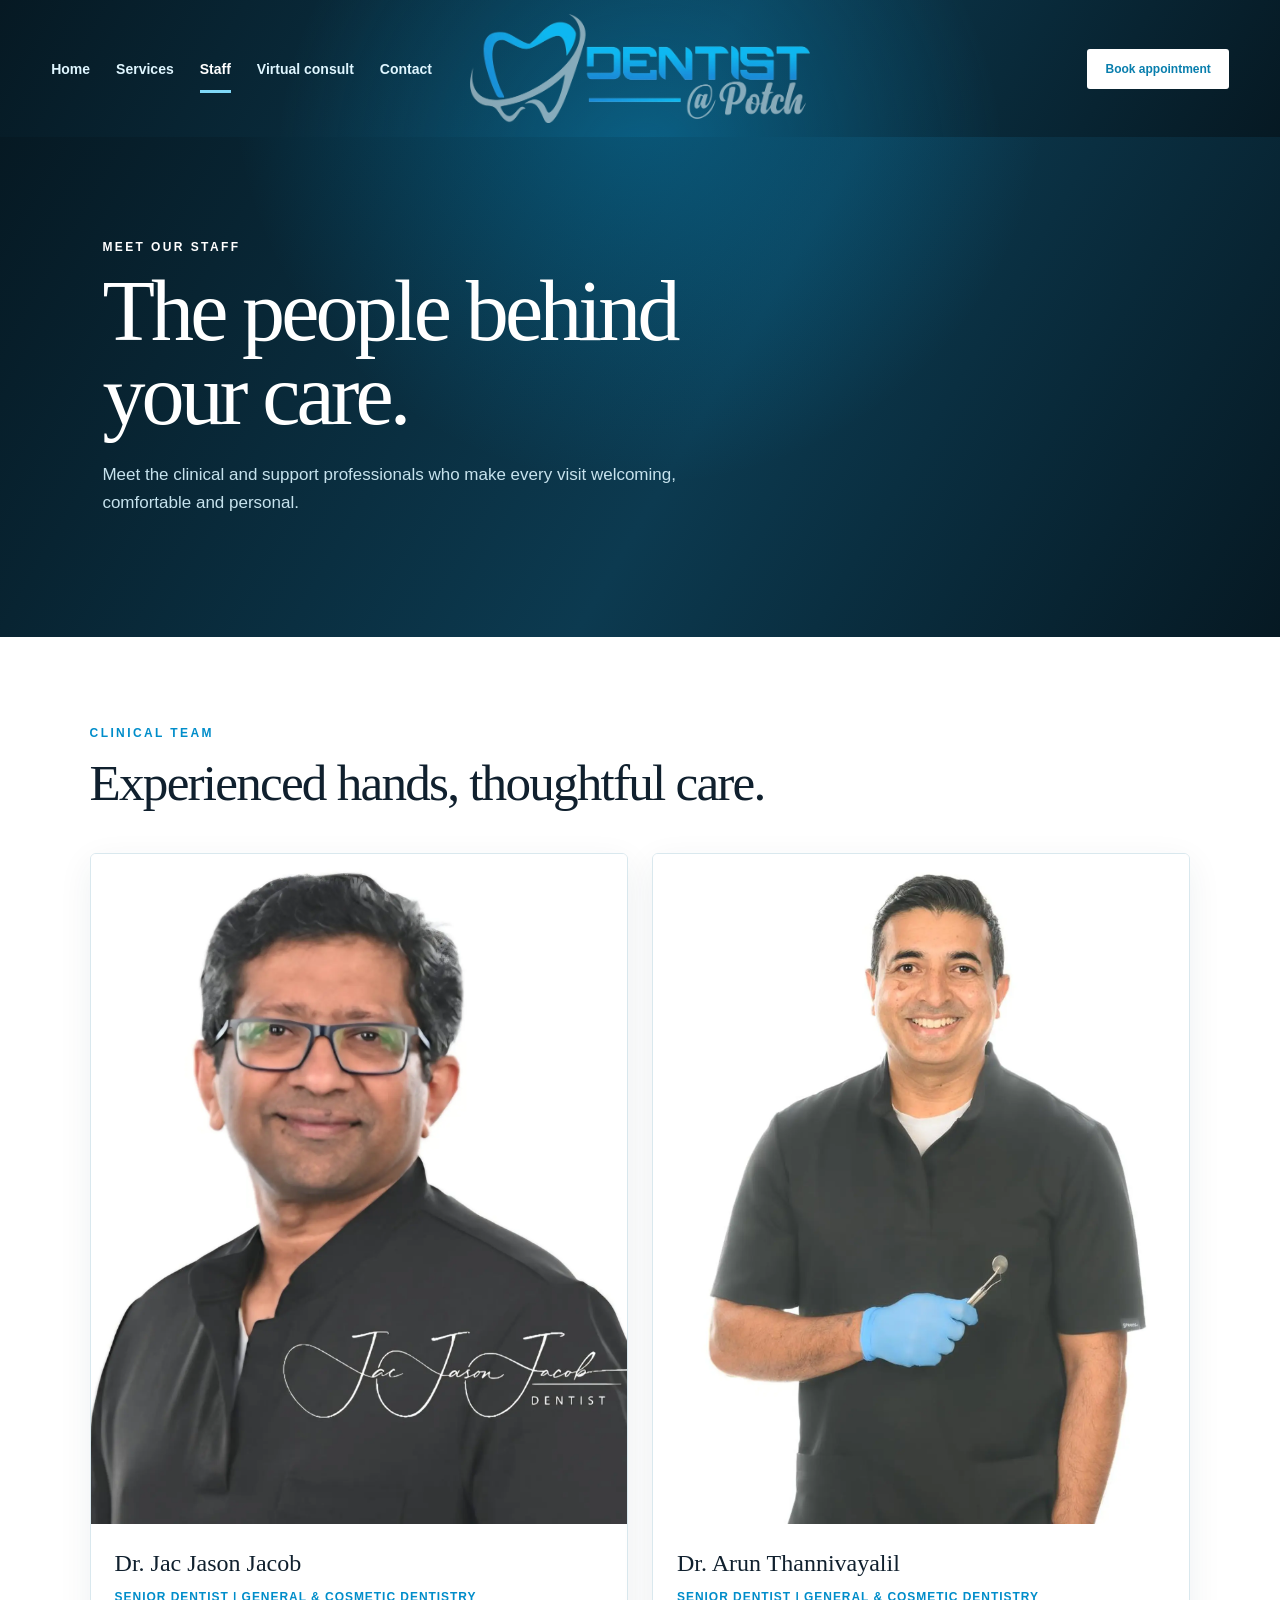
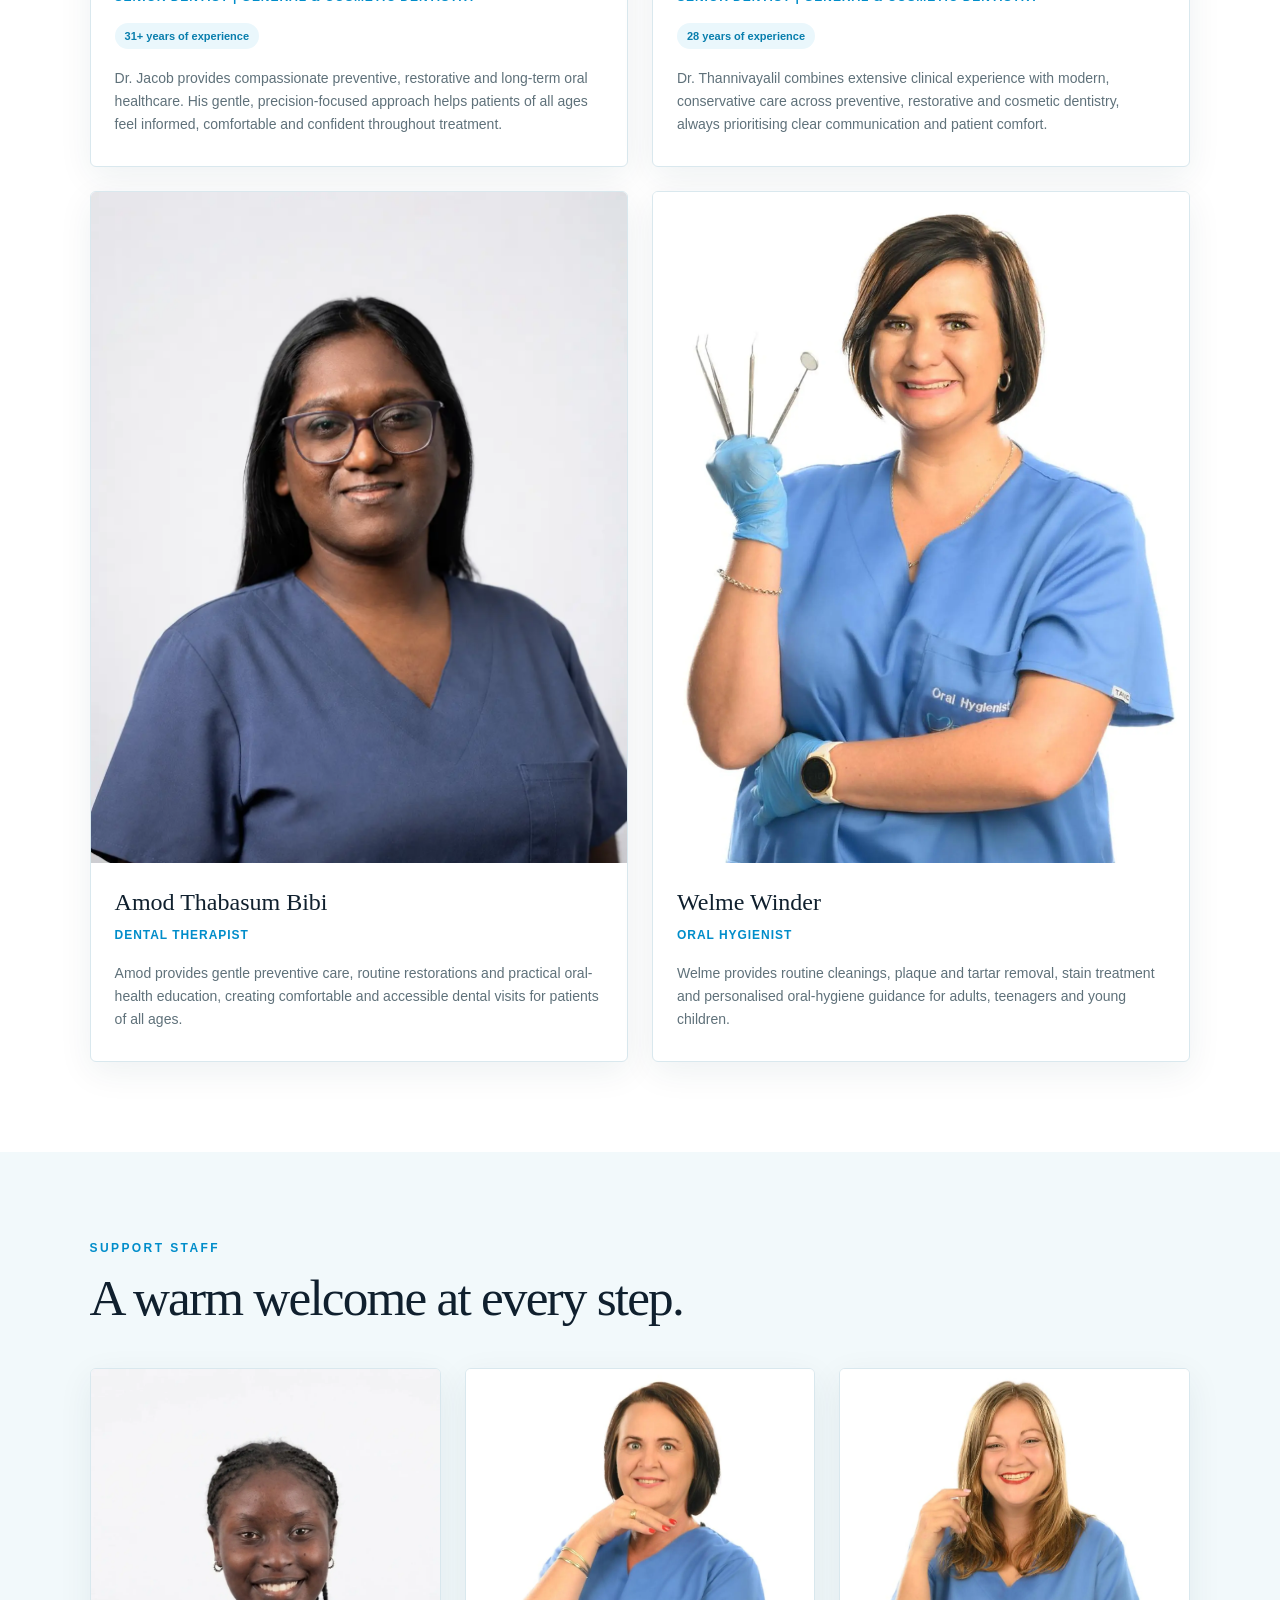
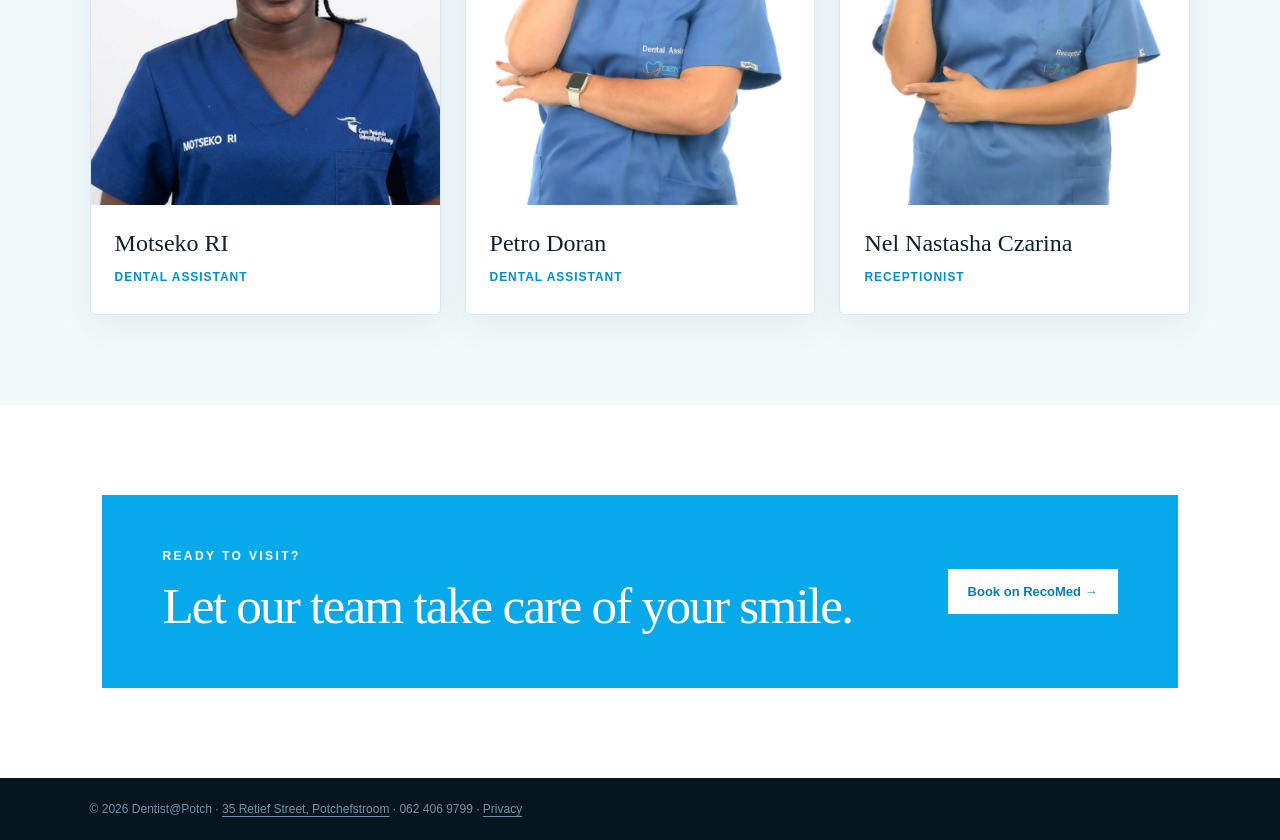
<file: staff.html>
<!doctype html>
<html lang="en">
<head>
  <meta charset="utf-8">
  <meta name="viewport" content="width=device-width, initial-scale=1">
  <title>Meet Our Staff | Dentist@Potch</title>
  <meta name="description" content="Meet the clinical and support team at Dentist@Potch.">
  <link rel="icon" href="images/dentist-at-potch-emblem.webp">
  <link rel="stylesheet" href="styles.css?v=17">
  <script src="tracking.js?v=17"></script>
</head>
<body>
  <main class="staff-page">
    <header class="topbar service-nav">
      <a href="index.html" class="brand" aria-label="Dentist at Potch home"><img src="images/dentist-at-potch-logo-dark.webp" alt="Dentist at Potch"></a>
      <nav aria-label="Main navigation"><a href="index.html">Home</a><a href="services.html">Services</a><a class="active" href="staff.html">Staff</a><a href="virtual-consultation.html">Virtual consult</a><a href="index.html#contact">Contact</a></nav>
      <a class="nav-appointment" href="https://www.recomed.co.za/dentist/potchefstroom/jac-jason-jacob/9480/9414/" target="_blank" rel="noopener noreferrer">Book appointment</a>
    </header>

    <section class="staff-hero"><p class="eyebrow">MEET OUR STAFF</p><h1>The people behind<br>your care.</h1><p>Meet the clinical and support professionals who make every visit welcoming, comfortable and personal.</p></section>

    <section class="staff-section section-pad">
      <div class="staff-section-heading"><p class="eyebrow blue">CLINICAL TEAM</p><h2>Experienced hands, thoughtful care.</h2></div>
      <div class="staff-clinical-grid">
        <article class="staff-profile"><div class="staff-photo"><img src="images/dr-jac-jason-jacob.webp" alt="Dr. Jac Jason Jacob"></div><div class="staff-profile-copy"><h3>Dr. Jac Jason Jacob</h3><p class="staff-role">Senior Dentist | General &amp; Cosmetic Dentistry</p><p class="staff-experience">31+ years of experience</p><p class="staff-bio">Dr. Jacob provides compassionate preventive, restorative and long-term oral healthcare. His gentle, precision-focused approach helps patients of all ages feel informed, comfortable and confident throughout treatment.</p></div></article>
        <article class="staff-profile"><div class="staff-photo"><img src="images/dr-arun-thannivayalil.webp" alt="Dr. Arun Thannivayalil"></div><div class="staff-profile-copy"><h3>Dr. Arun Thannivayalil</h3><p class="staff-role">Senior Dentist | General &amp; Cosmetic Dentistry</p><p class="staff-experience">28 years of experience</p><p class="staff-bio">Dr. Thannivayalil combines extensive clinical experience with modern, conservative care across preventive, restorative and cosmetic dentistry, always prioritising clear communication and patient comfort.</p></div></article>
        <article class="staff-profile"><div class="staff-photo"><img src="images/amod-thabasum-bibi.webp" alt="Amod Thabasum Bibi"></div><div class="staff-profile-copy"><h3>Amod Thabasum Bibi</h3><p class="staff-role">Dental Therapist</p><p class="staff-bio">Amod provides gentle preventive care, routine restorations and practical oral-health education, creating comfortable and accessible dental visits for patients of all ages.</p></div></article>
        <article class="staff-profile"><div class="staff-photo"><img src="images/welme-winder.webp" alt="Welme Winder"></div><div class="staff-profile-copy"><h3>Welme Winder</h3><p class="staff-role">Oral Hygienist</p><p class="staff-bio">Welme provides routine cleanings, plaque and tartar removal, stain treatment and personalised oral-hygiene guidance for adults, teenagers and young children.</p></div></article>
      </div>
    </section>

    <section class="staff-section staff-support section-pad">
      <div class="staff-section-heading"><p class="eyebrow blue">SUPPORT STAFF</p><h2>A warm welcome at every step.</h2></div>
      <div class="staff-support-grid">
        <article class="support-profile"><div class="support-photo"><img src="images/motseko-ri.webp" alt="Motseko RI"></div><div class="support-profile-copy"><h3>Motseko RI</h3><p>Dental Assistant</p></div></article>
        <article class="support-profile"><div class="support-photo"><img src="images/dental-assistant.webp" alt="Petro Doran"></div><div class="support-profile-copy"><h3>Petro Doran</h3><p>Dental Assistant</p></div></article>
        <article class="support-profile"><div class="support-photo"><img src="images/receptionist.webp" alt="Nel Nastasha Czarina"></div><div class="support-profile-copy"><h3>Nel Nastasha Czarina</h3><p>Receptionist</p></div></article>
      </div>
    </section>

    <section class="services-cta staff-cta"><div><p class="eyebrow">READY TO VISIT?</p><h2>Let our team take care of your smile.</h2></div><a href="https://www.recomed.co.za/dentist/potchefstroom/jac-jason-jacob/9480/9414/" target="_blank" rel="noopener noreferrer">Book on RecoMed →</a></section>
    <footer>© 2026 Dentist@Potch · <a href="https://maps.app.goo.gl/ndyyrNJzBCLuc52E7?g_st=aw" target="_blank" rel="noopener noreferrer">35 Retief Street, Potchefstroom</a> · 062 406 9799 · <a href="privacy.html">Privacy</a></footer>
  </main>
</body>
</html>
</file>
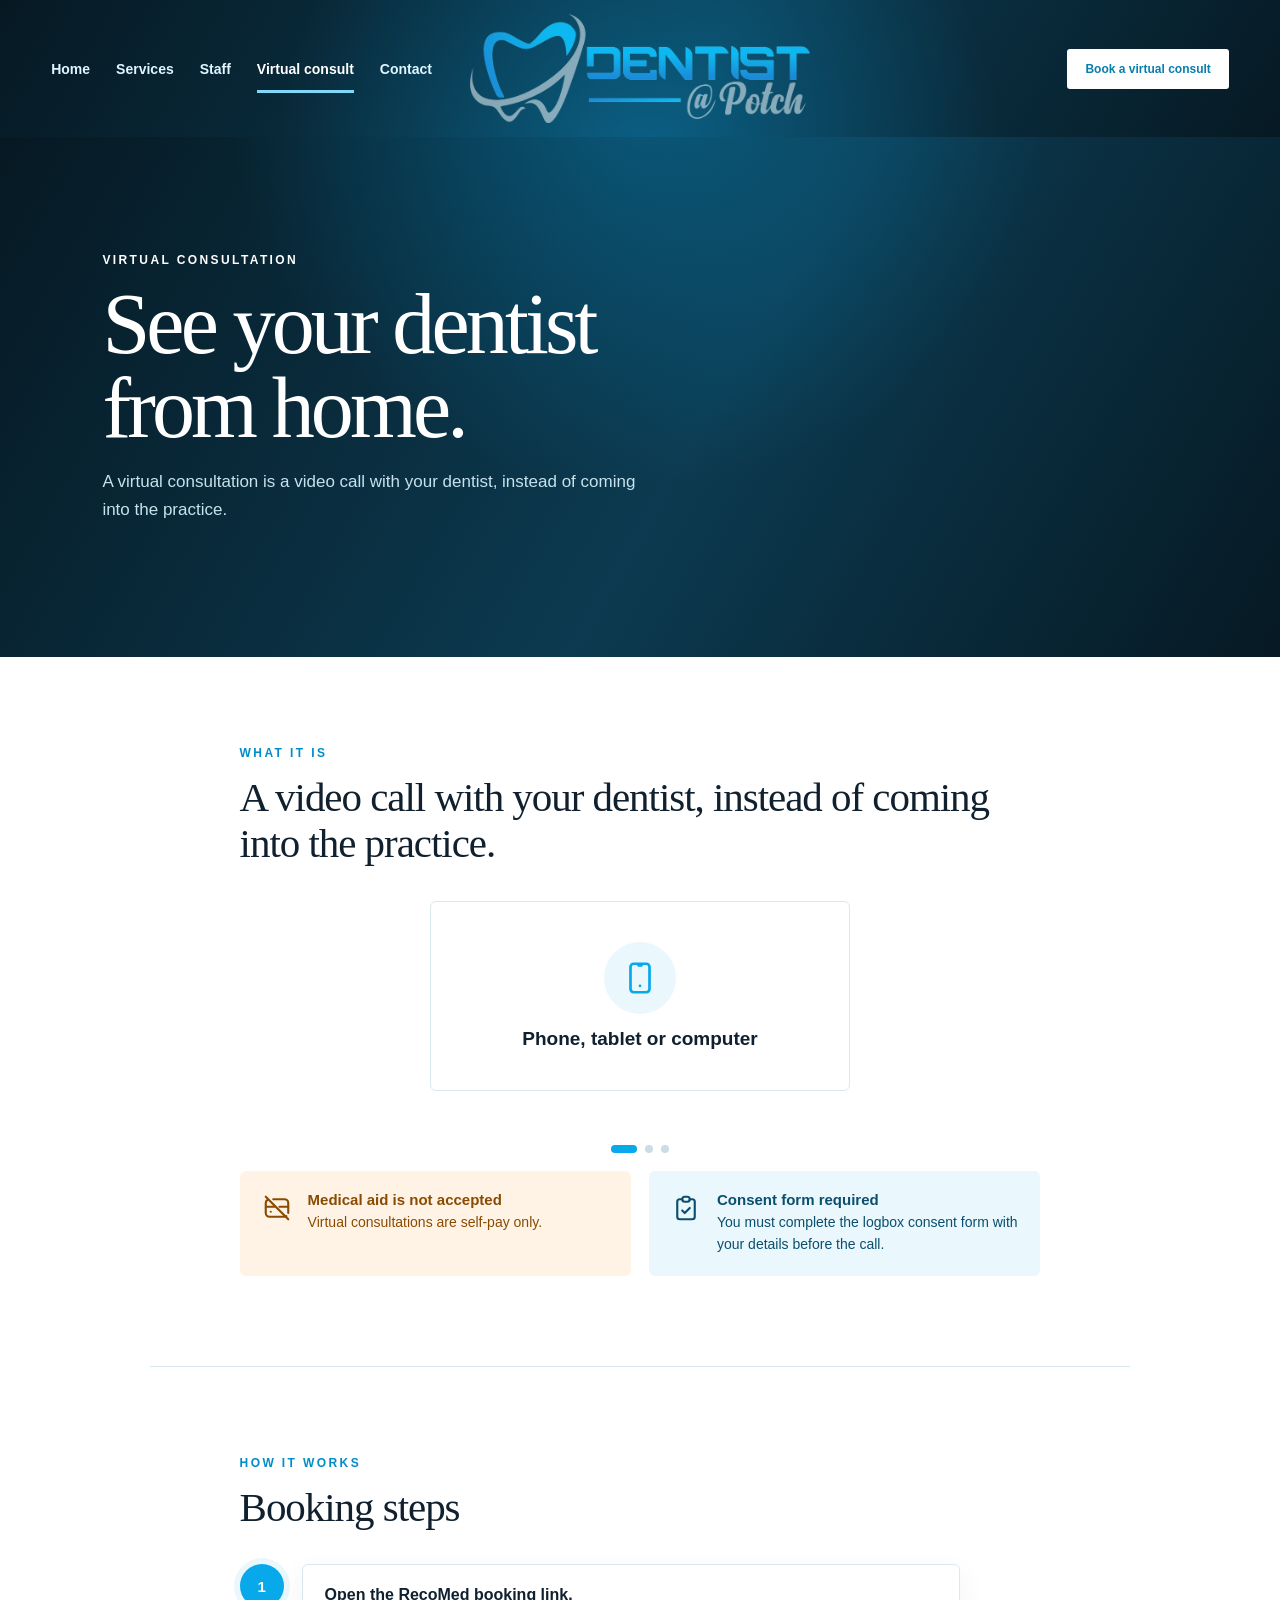
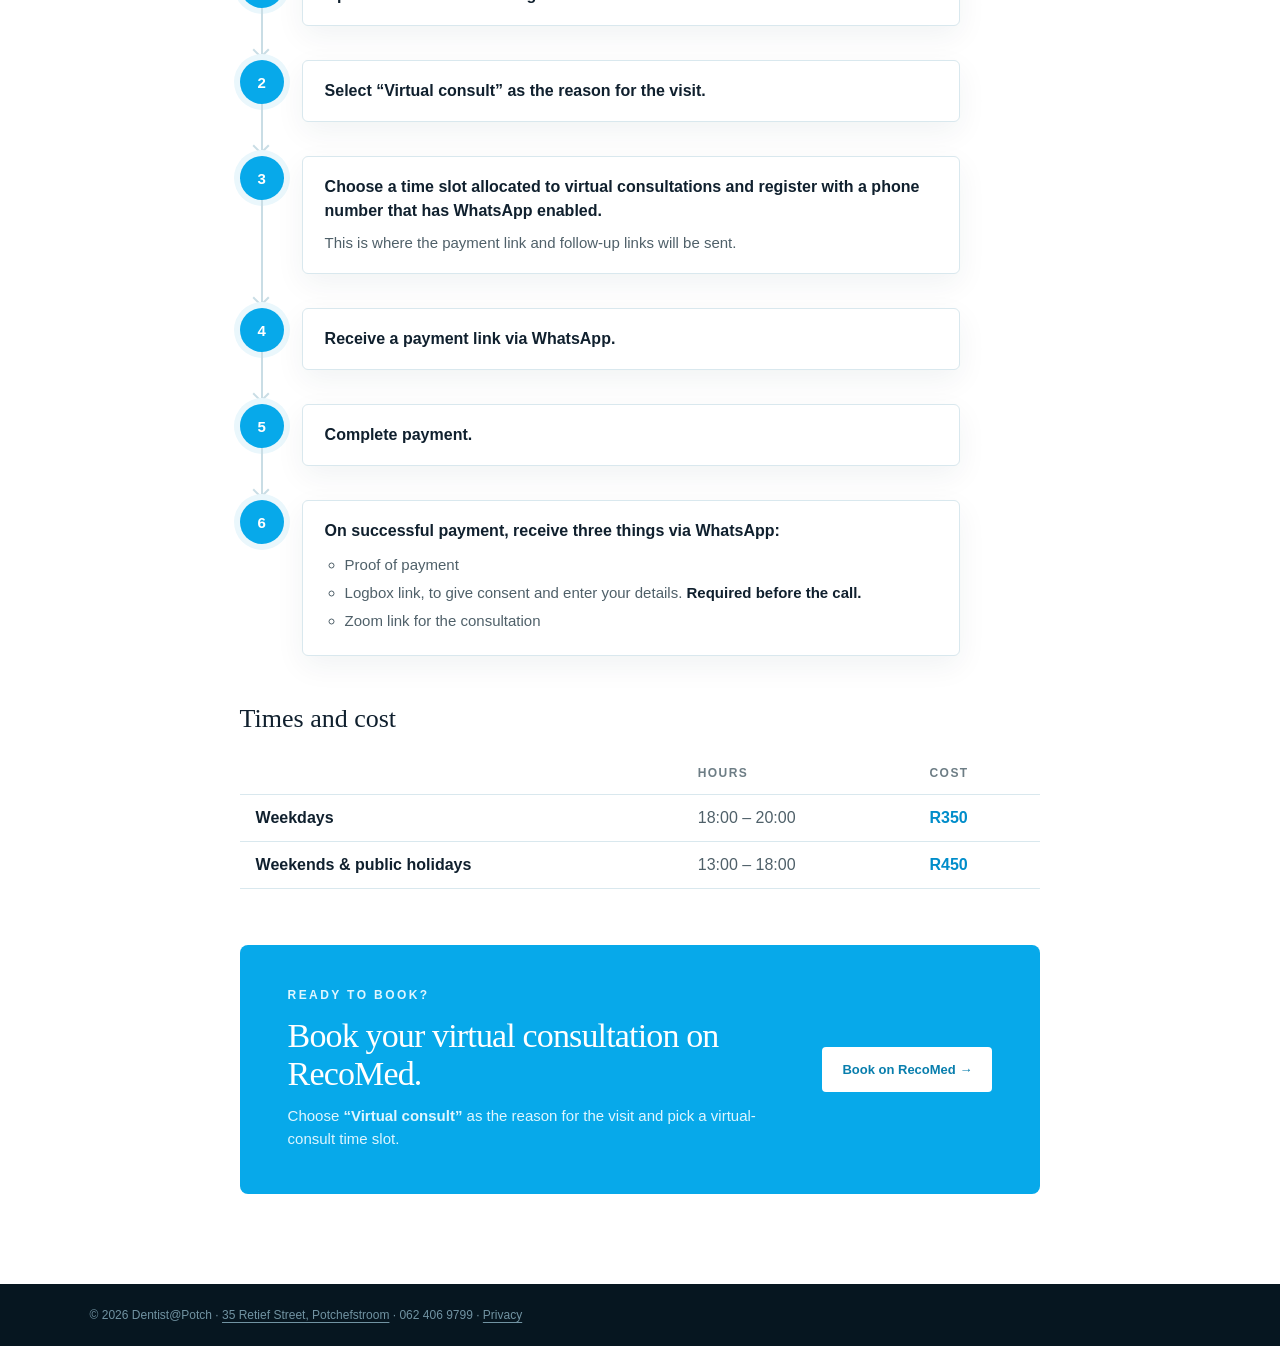
<file: virtual-consultation.html>
<!doctype html>
<html lang="en">
<head>
  <meta charset="utf-8">
  <meta name="viewport" content="width=device-width, initial-scale=1">
  <title>Virtual Consultation | Dentist@Potch</title>
  <meta name="description" content="See your Dentist@Potch dentist by video call. Weekday evenings and weekends, booked through RecoMed.">
  <link rel="icon" href="images/dentist-at-potch-emblem.webp">
  <link rel="stylesheet" href="styles.css?v=17">
  <script src="tracking.js?v=17"></script>
  <script src="virtual-consultation.js?v=17" defer></script>
</head>
<body>
  <main class="services-page">
    <header class="topbar service-nav">
      <a href="index.html" class="brand" aria-label="Dentist at Potch home"><img src="images/dentist-at-potch-logo-dark.webp" alt="Dentist at Potch"></a>
      <nav aria-label="Main navigation"><a href="index.html">Home</a><a href="services.html">Services</a><a href="staff.html">Staff</a><a class="active" href="virtual-consultation.html">Virtual consult</a><a href="index.html#contact">Contact</a></nav>
      <a class="nav-appointment" data-vc="recomed" href="https://www.recomed.co.za/dentist/potchefstroom/jac-jason-jacob/9480/9414/" target="_blank" rel="noopener noreferrer">Book a virtual consult</a>
    </header>

    <section class="services-hero"><p class="eyebrow">VIRTUAL CONSULTATION</p><h1>See your dentist<br>from home.</h1><p>A virtual consultation is a video call with your dentist, instead of coming into the practice.</p></section>

    <section class="section-pad vc-section" id="what-it-is">
      <p class="eyebrow blue">WHAT IT IS</p>
      <h2>A video call with your dentist, instead of coming into the practice.</h2>
      <div class="vc-showcase" aria-label="What you need">
        <div class="vc-showcase-stage">
          <article class="vc-card vc-show-item is-active"><div class="vc-icon"><svg viewBox="0 0 24 24" aria-hidden="true"><rect x="6" y="3" width="12" height="18" rx="2"/><path d="M11 4h2M12 17v.01"/></svg></div><p>Phone, tablet or computer</p></article>
          <article class="vc-card vc-show-item"><div class="vc-icon"><svg viewBox="0 0 24 24" aria-hidden="true"><path d="M15 10l4.553-2.276A1 1 0 0 1 21 8.618v6.764a1 1 0 0 1-1.447.894L15 14v-4z"/><rect x="3" y="6" width="12" height="12" rx="2"/></svg></div><p>Live, real-time call</p></article>
          <article class="vc-card vc-show-item"><div class="vc-icon"><svg viewBox="0 0 24 24" aria-hidden="true"><path d="M5 12H3l9-9 9 9h-2M5 12v7a2 2 0 0 0 2 2h10a2 2 0 0 0 2-2v-7M9 21v-6a2 2 0 0 1 2-2h2a2 2 0 0 1 2 2v6"/></svg></div><p>No travel needed</p></article>
        </div>
        <div class="vc-showcase-dots" aria-hidden="true"><span class="is-active"></span><span></span><span></span></div>
      </div>
      <div class="vc-notes">
        <div class="vc-note vc-note-pay"><svg viewBox="0 0 24 24" aria-hidden="true"><path d="M3 3l18 18M9 5h9a3 3 0 0 1 3 3v8m-1.5 2.5A3 3 0 0 1 18 19H6a3 3 0 0 1-3-3V8a3 3 0 0 1 1.5-2.6M3 11h8M14 11h7M7 15h.01"/></svg><div><strong>Medical aid is not accepted</strong><p>Virtual consultations are self-pay only.</p></div></div>
        <div class="vc-note vc-note-consent"><svg viewBox="0 0 24 24" aria-hidden="true"><path d="M9 5H7a2 2 0 0 0-2 2v12a2 2 0 0 0 2 2h10a2 2 0 0 0 2-2V7a2 2 0 0 0-2-2h-2"/><rect x="9" y="3" width="6" height="4" rx="2"/><path d="M9 14l2 2 4-4"/></svg><div><strong>Consent form required</strong><p>You must complete the logbox consent form with your details before the call.</p></div></div>
      </div>
    </section>

    <section class="section-pad vc-section vc-how" id="how-it-works">
      <p class="eyebrow blue">HOW IT WORKS</p>
      <h2>Booking steps</h2>
      <ol class="vc-flowchart" aria-label="Booking steps">
        <li><span class="vc-node">1</span><div class="vc-box"><strong>Open the RecoMed booking link.</strong></div></li>
        <li><span class="vc-node">2</span><div class="vc-box"><strong>Select “Virtual consult” as the reason for the visit.</strong></div></li>
        <li><span class="vc-node">3</span><div class="vc-box"><strong>Choose a time slot allocated to virtual consultations and register with a phone number that has WhatsApp enabled.</strong><p>This is where the payment link and follow-up links will be sent.</p></div></li>
        <li><span class="vc-node">4</span><div class="vc-box"><strong>Receive a payment link via WhatsApp.</strong></div></li>
        <li><span class="vc-node">5</span><div class="vc-box"><strong>Complete payment.</strong></div></li>
        <li><span class="vc-node">6</span><div class="vc-box"><strong>On successful payment, receive three things via WhatsApp:</strong>
          <ul>
            <li>Proof of payment</li>
            <li>Logbox link, to give consent and enter your details. <strong>Required before the call.</strong></li>
            <li>Zoom link for the consultation</li>
          </ul></div></li>
      </ol>

      <h3>Times and cost</h3>
      <table class="vc-table">
        <thead><tr><th scope="col"></th><th scope="col">Hours</th><th scope="col">Cost</th></tr></thead>
        <tbody>
          <tr><th scope="row">Weekdays</th><td data-vc="weekday-hours">18:00 – 20:00</td><td data-vc="weekday-cost">R350</td></tr>
          <tr><th scope="row">Weekends &amp; public holidays</th><td data-vc="weekend-hours">13:00 – 18:00</td><td data-vc="weekend-cost">R450</td></tr>
        </tbody>
      </table>

      <div class="vc-cta">
        <div><p class="eyebrow">READY TO BOOK?</p><h2>Book your virtual consultation on RecoMed.</h2><p>Choose <strong>“Virtual consult”</strong> as the reason for the visit and pick a virtual-consult time slot.</p></div>
        <a data-vc="recomed" href="https://www.recomed.co.za/dentist/potchefstroom/jac-jason-jacob/9480/9414/" target="_blank" rel="noopener noreferrer">Book on RecoMed →</a>
      </div>
    </section>

    <footer>© 2026 Dentist@Potch · <a href="https://maps.app.goo.gl/ndyyrNJzBCLuc52E7?g_st=aw" target="_blank" rel="noopener noreferrer">35 Retief Street, Potchefstroom</a> · 062 406 9799 · <a href="privacy.html">Privacy</a></footer>
  </main>
</body>
</html>
</file>
<file: styles.css>
:root { --ink:#10202e; --blue:#07a9ea; --deep:#071a27; --pale:#eaf7fc; --line:#d9e8ee; }
* { box-sizing:border-box; } html { scroll-behavior:smooth; } body { margin:0; color:var(--ink); background:#fff; font-family:Arial,Helvetica,sans-serif; } a { color:inherit; text-decoration:none; } button,input,select,textarea { font:inherit; } button,a { -webkit-tap-highlight-color:transparent; }
.site-shell { display:grid; grid-template-columns:minmax(0,1fr) 390px; min-height:100vh; }.content-column{min-width:0}.topbar{min-height:104px;padding:14px clamp(24px,4vw,60px);display:grid;grid-template-columns:minmax(0,1fr) auto minmax(0,1fr);grid-template-areas:"nav brand action";align-items:center;gap:24px;border-bottom:1px solid var(--line);background:#fff;position:relative;z-index:10}.brand{grid-area:brand;justify-self:center;display:flex;align-items:center;width:230px;max-width:32vw}.brand img{display:block;width:100%;height:auto}.topbar nav{grid-area:nav;justify-self:start;display:flex;gap:26px;font-size:14px;font-weight:700}.topbar nav a{padding:16px 0 13px;border-bottom:3px solid transparent}.topbar nav a:hover,.topbar nav a.active{color:#008dca;border-color:var(--blue)}
.hero{height:620px;position:relative;overflow:hidden;background:var(--deep)}.hero-slide{position:absolute;inset:0;opacity:0;transform:scale(1.02);transition:opacity .8s ease,transform 1.2s ease;color:#fff}.hero-slide.visible{opacity:1;transform:scale(1);z-index:1}.hero-slide>img{position:absolute;inset:0;width:100%;height:100%;object-fit:cover}.hero-slide::after{content:"";position:absolute;inset:0;background:linear-gradient(90deg,rgba(2,19,30,.9) 0%,rgba(3,26,40,.48) 52%,rgba(3,26,40,.1) 100%);z-index:1}.hero-copy{position:relative;z-index:2;height:100%;padding:0 clamp(28px,7vw,90px);display:flex;flex-direction:column;justify-content:center}.hero-copy>p:last-child{max-width:510px;margin:24px 0 0;font-size:17px;line-height:1.6;color:#d7eef7}.eyebrow{margin:0 0 16px;font-size:12px;line-height:1;font-weight:800;letter-spacing:.2em}.eyebrow.blue{color:#008dca}.hero h1,.services-hero h1{margin:0;max-width:680px;font-family:Georgia,serif;font-size:clamp(48px,7vw,86px);line-height:.98;font-weight:400;letter-spacing:-.045em}.slide-dots{position:absolute;z-index:3;left:clamp(28px,7vw,90px);bottom:38px;display:flex;gap:10px}.slide-dots button{width:9px;height:9px;border:1px solid #fff;border-radius:50%;background:transparent;cursor:pointer;padding:0}.slide-dots button.selected{width:34px;border-radius:10px;background:var(--blue);border-color:var(--blue)}
.section-pad{padding:90px clamp(28px,7vw,90px)}.welcome h2,.team h2,.contact h2,.services-cta h2{font-family:Georgia,serif;font-size:clamp(36px,4vw,55px);line-height:1.08;font-weight:400;margin:0;letter-spacing:-.035em}.welcome>p:not(.eyebrow){max-width:750px;color:#5b6c76;font-size:18px;line-height:1.7}.quick-facts{display:grid;grid-template-columns:repeat(3,1fr);gap:18px;border-top:1px solid var(--line);margin-top:42px;padding-top:28px}.quick-facts span{display:flex;flex-direction:column;gap:7px;font-size:13px;color:#6d7d85}.quick-facts strong{color:var(--ink);font-size:16px}.team{background:#f2f9fb}.section-heading{display:flex;align-items:end;justify-content:space-between;gap:30px;margin-bottom:42px}.section-heading p{max-width:410px;color:#687982;line-height:1.6}.doctor-grid{display:grid;grid-template-columns:repeat(2,1fr);gap:24px;align-items:stretch}.doctor-card{background:#fff;border-radius:6px;overflow:hidden;box-shadow:0 10px 35px rgba(9,51,70,.07);display:flex;flex-direction:column}.doctor-photo{position:relative;aspect-ratio:4/5;overflow:hidden;background:#fff}.doctor-photo img{width:100%;height:100%;object-fit:cover;object-position:center top}.doctor-details{padding:25px 24px 28px;text-align:left;display:flex;flex-direction:column;flex:1}.doctor-card h3{font-family:Georgia,serif;font-size:23px;line-height:1.15;font-weight:400;margin:0 0 10px}.doctor-designation{margin:0;color:#008dca;font-size:12px;font-weight:800;text-transform:uppercase;letter-spacing:.08em;line-height:1.45}.doctor-experience{align-self:flex-start;margin:17px 0 16px;padding:7px 10px;border-radius:999px;background:#eaf7fc;color:#087ead;font-size:11px;font-weight:800;letter-spacing:.03em}.doctor-bio{margin:0;color:#5f717a;font-size:14px;line-height:1.65}.doctor-bio.no-experience{margin-top:20px}
.testimonial-wrap{background:var(--deep)}.testimonial-card{max-width:900px;min-height:410px;margin:auto;text-align:center;color:#fff;display:flex;flex-direction:column;align-items:center;justify-content:center}.review-label{color:#7fd8f7}.stars{color:#f8c44f;letter-spacing:.25em}blockquote{margin:24px 0;font-family:Georgia,serif;font-size:clamp(21px,2.45vw,35px);line-height:1.4}.patient{color:#8fb3c4;font-size:13px;text-transform:uppercase;letter-spacing:.1em}.testimonial-controls{margin-top:28px;display:flex;justify-content:center;align-items:center;gap:18px;color:#85a6b6;font-size:12px}.testimonial-controls button{color:#fff;background:transparent;border:1px solid #315366;width:42px;height:42px;border-radius:50%;cursor:pointer}.contact{display:grid;grid-template-columns:1.1fr .9fr;gap:60px;background:var(--blue);color:white}.contact a{font-family:Georgia,serif;font-size:28px}.contact p:not(.eyebrow){margin:0 0 8px;color:#dff6ff;font-size:13px}.contact .hours{margin-top:30px!important}footer{background:#061620;color:#7193a2;padding:24px clamp(28px,7vw,90px);font-size:12px}
.appointment-panel{position:relative;background:#eff8fb;border-left:1px solid var(--line)}.appointment-inner{position:sticky;top:0;height:100vh;overflow-y:auto;padding:38px 38px 28px}.panel-logo{display:block;width:72px;height:72px;object-fit:cover;border-radius:50%;margin-bottom:24px}.appointment-inner h2{margin:0;font-family:Georgia,serif;font-size:38px;line-height:1.05;font-weight:400}.panel-intro{color:#64747c;font-size:14px;line-height:1.55}.primary-button{width:100%;border:0;border-radius:4px;background:var(--blue);color:#fff;padding:15px;font-weight:800;cursor:pointer;display:flex;justify-content:space-between}.primary-button:hover{background:#008dca}.recomed-card{margin:28px 0 16px;padding:17px;background:#fff;border:1px solid #c9dde5;border-radius:6px;display:flex;align-items:center;gap:13px}.recomed-mark{display:grid;place-items:center;min-width:42px;height:42px;border-radius:50%;background:#e8f7fd;color:#008dca;font-family:Georgia,serif;font-size:24px;font-weight:bold}.recomed-card strong{font-size:13px}.recomed-card p{margin:4px 0 0;color:#687982;font-size:11px;line-height:1.45}.recomed-button{margin-top:0;text-decoration:none}.booking-details{margin-top:25px;padding:4px 0;border-top:1px solid #c9dde5;border-bottom:1px solid #c9dde5}.booking-details p{margin:17px 0;color:#64747c;font-size:12px;line-height:1.55}.booking-details strong{color:#173a49}.emergency-call{margin-top:24px;padding:18px;border-radius:6px;background:#fff}.emergency-call p{margin:0 0 10px;color:#64747c;font-size:12px;line-height:1.5}.emergency-call a{color:#008dca;font-size:17px;font-weight:800}
.services-page{min-height:100vh;background:#fff}.service-nav{position:sticky;top:0}.nav-appointment{grid-area:action;justify-self:end;background:var(--blue);color:#fff;padding:13px 18px;border-radius:3px;font-size:12px;font-weight:800}.services-hero{min-height:520px;display:flex;flex-direction:column;justify-content:center;padding:90px clamp(28px,8vw,120px);color:#fff;background:radial-gradient(circle at 80% 30%,#166d8e,transparent 24%),linear-gradient(120deg,#061923,#0c3a50)}.services-hero>p:last-child{max-width:550px;color:#c6e2ed;line-height:1.65;font-size:17px}.services-grid{display:grid;grid-template-columns:repeat(6,1fr);gap:18px;max-width:1450px;margin:auto}.service-card{grid-column:span 2;border:1px solid var(--line);padding:32px;min-height:310px;display:flex;flex-direction:column;position:relative;text-align:center;transition:.25s ease}.service-card.final-row-left{grid-column:2/span 2}.service-card.final-row-right{grid-column:4/span 2}.service-card:hover{transform:translateY(-5px);box-shadow:0 18px 40px rgba(11,54,72,.1);border-color:#98d8ef}.service-card>span{position:absolute;right:22px;top:20px;color:#a6bdc7;font-size:12px}.service-icon{width:58px;height:58px;margin:0 auto;display:grid;place-items:center;border-radius:50%;background:var(--pale);color:var(--blue)}.service-icon svg{width:39px;height:39px;fill:none;stroke:currentColor;stroke-width:1.7;stroke-linecap:round;stroke-linejoin:round}.service-card h2{font-family:Georgia,serif;font-size:26px;font-weight:400;margin:22px 0 10px}.service-card p{color:#64747c;line-height:1.6;font-size:14px;flex:1}.service-card a{color:#008dca;font-size:12px;font-weight:800}.services-cta{margin:0 clamp(28px,8vw,120px) 90px;padding:55px 60px;display:flex;justify-content:space-between;align-items:center;gap:30px;background:var(--blue);color:#fff}.services-cta a{background:#fff;color:#087ead;padding:15px 20px;font-size:13px;font-weight:bold;white-space:nowrap}.map-location{display:inline-block;color:inherit}.map-location span{display:inline-block;margin-top:14px;color:#9bddf5;font-size:13px;font-weight:800}.map-location:hover span{text-decoration:underline}footer a{color:inherit;text-decoration:underline;text-underline-offset:3px}
.service-icon{position:relative;animation:serviceIconFloat 3.2s ease-in-out infinite;will-change:transform;box-shadow:0 8px 22px rgba(0,151,210,.12)}.service-icon::after{content:"";position:absolute;inset:-7px;border:2px dashed rgba(0,151,210,.34);border-radius:50%;animation:serviceIconOrbit 7s linear infinite;pointer-events:none}.service-card:nth-child(3n+2) .service-icon,.service-card:nth-child(3n+2) .service-icon::after,.service-card:nth-child(3n+2) .service-icon svg{animation-delay:.45s}.service-card:nth-child(3n) .service-icon,.service-card:nth-child(3n) .service-icon::after,.service-card:nth-child(3n) .service-icon svg{animation-delay:.9s}.service-icon svg{transform-origin:center;animation:serviceIconBreathe 2.2s ease-in-out infinite}.service-card:hover .service-icon svg,.service-card:focus-within .service-icon svg{animation:serviceIconSmile .85s ease-in-out infinite}.service-card:hover .service-icon,.service-card:focus-within .service-icon{background:#d9f4ff;animation:serviceIconBounce .8s ease-in-out infinite;box-shadow:0 12px 28px rgba(0,151,210,.28)}
@keyframes serviceIconFloat{0%,100%{transform:translateY(0) rotate(-2deg)}50%{transform:translateY(-10px) rotate(2deg)}}
@keyframes serviceIconOrbit{to{transform:rotate(360deg)}}
@keyframes serviceIconBreathe{0%,100%{transform:scale(.94)}50%{transform:scale(1.1)}}
@keyframes serviceIconBounce{0%,100%{transform:translateY(-4px) scale(1)}50%{transform:translateY(-12px) scale(1.08)}}
@keyframes serviceIconSmile{0%,100%{transform:rotate(-8deg) scale(1.05)}50%{transform:rotate(8deg) scale(1.18)}}
@media(prefers-reduced-motion:reduce){.service-icon,.service-icon::after,.service-icon svg,.service-card:hover .service-icon,.service-card:focus-within .service-icon,.service-card:hover .service-icon svg,.service-card:focus-within .service-icon svg{animation:none}.service-card,.service-icon{transition:none}}
.staff-page{min-height:100vh;background:#fff}.staff-hero{min-height:500px;display:flex;flex-direction:column;justify-content:center;padding:90px clamp(28px,8vw,120px);color:#fff;background:radial-gradient(circle at 78% 22%,rgba(7,169,234,.38),transparent 24%),linear-gradient(120deg,#061923,#0c3a50)}.staff-hero h1{margin:0;max-width:760px;font-family:Georgia,serif;font-size:clamp(48px,7vw,86px);line-height:.98;font-weight:400;letter-spacing:-.045em}.staff-hero>p:last-child{max-width:590px;margin-top:24px;color:#c6e2ed;line-height:1.65;font-size:17px}.staff-section{max-width:1500px;margin:auto}.staff-section-heading{margin-bottom:42px}.staff-section-heading h2{margin:0;max-width:760px;font-family:Georgia,serif;font-size:clamp(36px,4vw,55px);line-height:1.08;font-weight:400;letter-spacing:-.035em}.staff-clinical-grid{display:grid;grid-template-columns:repeat(2,1fr);gap:24px}.staff-profile,.support-profile{background:#fff;border:1px solid var(--line);border-radius:6px;overflow:hidden;box-shadow:0 10px 35px rgba(9,51,70,.07)}.staff-photo,.support-photo{position:relative;aspect-ratio:4/5;overflow:hidden;background:#f5f9fa}.staff-photo img,.support-photo img{width:100%;height:100%;object-fit:cover;object-position:center top}.staff-profile-copy{padding:26px 24px 30px}.staff-profile h3,.support-profile h3{margin:0 0 10px;font-family:Georgia,serif;font-size:24px;font-weight:400;line-height:1.15}.staff-role,.support-profile-copy p{margin:0;color:#008dca;font-size:12px;font-weight:800;text-transform:uppercase;letter-spacing:.08em;line-height:1.5}.staff-experience{display:inline-block;margin:17px 0 0;padding:7px 10px;border-radius:999px;background:#eaf7fc;color:#087ead;font-size:11px;font-weight:800}.staff-bio{margin:18px 0 0;color:#5f717a;font-size:14px;line-height:1.65}.staff-support{max-width:none;background:#f2f9fb}.staff-support>.staff-section-heading,.staff-support-grid{max-width:1320px;margin-left:auto;margin-right:auto}.staff-support>.staff-section-heading{margin-bottom:42px}.staff-support-grid{display:grid;grid-template-columns:repeat(3,1fr);gap:24px}.support-profile-copy{padding:25px 24px 28px}.staff-cta{margin-top:90px}
@media(max-width:1200px) and (min-width:1001px){.site-shell .topbar{min-height:128px;grid-template-columns:1fr;grid-template-areas:"brand" "nav";gap:4px}.site-shell .topbar nav{justify-self:center}}
@media(max-width:1000px){.site-shell{display:block}.appointment-panel{border-left:0;border-top:1px solid var(--line)}.appointment-inner{position:static;height:auto;max-width:680px;margin:auto;padding:60px 28px}.hero{height:570px}.services-grid{grid-template-columns:repeat(2,1fr)}.service-card,.service-card.final-row-left,.service-card.final-row-right{grid-column:auto}.staff-support-grid{grid-template-columns:repeat(2,1fr)}.staff-support-grid .support-profile:last-child{grid-column:1/-1;max-width:calc(50% - 12px);width:100%;justify-self:center}}@media(max-width:700px){.topbar{min-height:128px;padding:15px 20px 8px;grid-template-columns:1fr;grid-template-areas:"brand" "nav";gap:4px}.brand{max-width:70vw;width:215px}.topbar nav{justify-self:center;gap:15px;width:100%;justify-content:center}.topbar nav a{padding:10px 0 8px}.service-nav .nav-appointment{display:none}.hero{height:540px}.placeholder-icon{font-size:150px}.section-pad{padding:65px 24px}.quick-facts,.doctor-grid,.contact,.services-grid,.staff-clinical-grid,.staff-support-grid{grid-template-columns:1fr}.section-heading{display:block}.doctor-grid{gap:28px}.doctor-photo{aspect-ratio:4/5}.services-hero,.staff-hero{min-height:450px;padding:70px 24px}.services-cta{margin:0 24px 60px;padding:40px 28px;display:block}.services-cta a{display:inline-block;margin-top:24px}.staff-support-grid .support-profile:last-child{grid-column:auto;max-width:none}.staff-cta{margin-top:60px}}
/* WhatsApp click-to-chat links (icon: Font Awesome Free, CC BY 4.0) */
a.whatsapp-chat{display:inline-flex;align-items:center;gap:7px;margin-top:6px;font-family:Arial,Helvetica,sans-serif;font-size:13px;font-weight:800;text-decoration:none}a.whatsapp-chat span{text-decoration:underline;text-underline-offset:3px}a.whatsapp-chat .wa-icon{width:22px;height:22px;flex:none;color:#25d366}.contact a.whatsapp-chat{display:flex;color:#dff6ff}.contact a.whatsapp-chat:hover{color:#fff}.contact a.whatsapp-chat .wa-icon{color:#fff;background:#25d366;border-radius:50%;padding:4px;box-sizing:border-box}.emergency-call a.whatsapp-chat{display:flex;color:#25a244}.emergency-call a.whatsapp-chat:hover{color:#1b8a37}
/* Privacy page */
.legal-page{max-width:820px;margin:auto}.legal-page h2{font-family:Georgia,serif;font-size:28px;font-weight:400;margin:38px 0 12px}.legal-page h2:first-child{margin-top:0}.legal-page p,.legal-page li{color:#4f6069;font-size:16px;line-height:1.7}.legal-page ul{padding-left:22px}.legal-page li{margin-bottom:10px}.legal-page a{color:#008dca;text-decoration:underline;text-underline-offset:3px}
.service-tagline{color:#008dca!important;font-weight:800;font-size:14px!important;flex:0 0 auto!important;margin:0 0 10px}
.service-card h2 sup{font-size:.45em;vertical-align:super;margin-left:1px}
/* Dark top bar with the logo spread across it */
.topbar{background:radial-gradient(circle at 50% 120%,rgba(7,169,234,.35),transparent 55%),linear-gradient(120deg,#061923,#0c3a50 55%,#061923);border-bottom:1px solid rgba(255,255,255,.08)}
.topbar .brand{width:340px;max-width:38vw}
.topbar nav a{color:#dff6ff}.topbar nav a:hover,.topbar nav a.active{color:#fff;border-color:#7fd8f7}
.topbar .nav-appointment{background:#fff;color:#087ead}
@media(max-width:700px){.topbar .brand{width:260px;max-width:78vw}}
/* Banners share the top bar's gradient so the two flow together */
.services-hero,.staff-hero{background:radial-gradient(circle at 50% -12%,rgba(7,169,234,.34),transparent 48%),linear-gradient(120deg,#061923,#0c3a50 55%,#061923)}
.service-nav{border-bottom:0}
.hero-copy .eyebrow sup,.hero-copy p sup{font-size:.6em;vertical-align:super;margin-left:1px}.hero-slide-invisalign::after{background:linear-gradient(90deg,rgba(2,19,30,.94) 0%,rgba(3,26,40,.72) 48%,rgba(3,26,40,.18) 100%)}
/* Virtual consultation page */
.vc-section{max-width:980px;margin:auto}.vc-section h2{font-family:Georgia,serif;font-size:clamp(28px,3.2vw,42px);line-height:1.12;font-weight:400;margin:0 0 34px;letter-spacing:-.025em}.vc-section h3{font-family:Georgia,serif;font-size:26px;font-weight:400;margin:48px 0 18px}
.vc-cards{display:grid;grid-template-columns:repeat(3,1fr);gap:18px}.vc-card{border:1px solid var(--line);border-radius:6px;padding:28px 22px;text-align:center;background:#fff}.vc-icon{width:56px;height:56px;margin:0 auto 14px;border-radius:50%;background:var(--pale);color:var(--blue);display:grid;place-items:center}.vc-icon svg,.vc-note svg{fill:none;stroke:currentColor;stroke-width:1.7;stroke-linecap:round;stroke-linejoin:round}.vc-icon svg{width:30px;height:30px}.vc-card p{margin:0;font-size:15px;font-weight:700;color:var(--ink)}
.vc-notes{display:grid;grid-template-columns:1fr 1fr;gap:18px;margin-top:18px}.vc-note{display:flex;gap:16px;align-items:flex-start;padding:20px 22px;border-radius:6px}.vc-note svg{width:30px;height:30px;flex:none;margin-top:2px}.vc-note strong{display:block;font-size:15px;margin-bottom:4px}.vc-note p{margin:0;font-size:14px;line-height:1.55}
.vc-note-pay{background:#fff3e6;color:#8a4b00}.vc-note-pay p{color:#8a4b00}.vc-note-consent{background:#eaf7fc;color:#0a4f6e}.vc-note-consent p{color:#0a4f6e}
.vc-how{border-top:1px solid var(--line)}
.vc-table{width:100%;border-collapse:collapse;font-size:16px}.vc-table th,.vc-table td{text-align:left;padding:14px 16px;border-bottom:1px solid var(--line)}.vc-table thead th{font-size:12px;letter-spacing:.12em;text-transform:uppercase;color:#6d7d85;font-weight:800}.vc-table tbody th{font-weight:700;color:var(--ink)}.vc-table td{color:#4f6069}.vc-table td:last-child{font-weight:800;color:#008dca}
.vc-steps{counter-reset:step;list-style:none;margin:0;padding:0;max-width:760px}.vc-steps>li{counter-increment:step;position:relative;padding:0 0 18px 54px;color:#4f6069;font-size:16px;line-height:1.6}.vc-steps>li::before{content:counter(step);position:absolute;left:0;top:-2px;width:36px;height:36px;border-radius:50%;background:var(--blue);color:#fff;font-weight:800;display:grid;place-items:center;font-size:14px}.vc-steps>li strong{color:var(--ink)}.vc-steps ul{margin:8px 0 0;padding-left:20px}.vc-steps ul li{margin-bottom:4px}
.vc-flow{list-style:none;margin:0;padding:0;display:grid;grid-template-columns:repeat(5,1fr);gap:12px;counter-reset:none}.vc-flow li{position:relative;background:#f2f9fb;border:1px solid var(--line);border-radius:6px;padding:18px 14px 16px;text-align:center}.vc-flow li span{display:inline-grid;place-items:center;width:30px;height:30px;border-radius:50%;background:var(--blue);color:#fff;font-weight:800;font-size:13px;margin-bottom:10px}.vc-flow li strong{display:block;font-size:14px;color:var(--ink);line-height:1.3}.vc-flow li small{display:block;margin-top:6px;color:#6d7d85;font-size:12px;line-height:1.4}.vc-flow li:not(:last-child)::after{content:"→";position:absolute;right:-13px;top:50%;transform:translateY(-50%);color:#a6bdc7;font-size:16px}
.vc-cta{margin-top:56px;padding:44px 48px;display:flex;justify-content:space-between;align-items:center;gap:30px;background:var(--blue);color:#fff;border-radius:8px}.vc-cta .eyebrow{color:#dff6ff}.vc-cta h2{margin:0 0 10px;font-size:clamp(24px,2.8vw,34px)}.vc-cta p:last-child{margin:0;color:#dff6ff;font-size:15px;line-height:1.55}.vc-cta a{background:#fff;color:#087ead;padding:15px 20px;font-size:13px;font-weight:bold;white-space:nowrap;border-radius:4px}
@media(max-width:1000px){.vc-flow{grid-template-columns:1fr;gap:10px}.vc-flow li{text-align:left;display:grid;grid-template-columns:auto 1fr;column-gap:14px;align-items:center}.vc-flow li span{margin:0;grid-row:span 2}.vc-flow li small{margin-top:2px}.vc-flow li:not(:last-child)::after{content:"↓";right:auto;left:26px;top:auto;bottom:-14px;transform:none}}
@media(max-width:700px){.vc-banner{grid-template-columns:1fr;gap:18px;margin:0 24px 65px;padding:28px 24px}.vc-banner-cta{justify-self:start}.vc-notes{grid-template-columns:1fr}.vc-cta{display:block;padding:32px 26px}.vc-cta a{display:inline-block;margin-top:20px}.vc-table{font-size:14px}.vc-table th,.vc-table td{padding:12px 8px}}
@media(max-width:480px){.vc-cards{grid-template-columns:1fr}}
.topbar nav a{white-space:nowrap}@media(max-width:700px){.topbar nav{flex-wrap:wrap;row-gap:0;gap:4px 14px}}
/* Virtual consultation slide on the home page */
.hero-slide-virtual{background:radial-gradient(circle at 82% 30%,rgba(7,169,234,.5),transparent 38%),linear-gradient(120deg,#061923,#0c3a50 60%,#083a52)}
.hero-slide-virtual::after{background:linear-gradient(90deg,rgba(2,19,30,.55) 0%,rgba(3,26,40,.25) 50%,transparent 100%)}
.hero-virtual-icon{position:absolute;right:8%;top:50%;width:min(34vw,300px);height:auto;transform:translateY(-50%);fill:none;stroke:#7fd8f7;stroke-width:.9;stroke-linecap:round;stroke-linejoin:round;opacity:.5;z-index:1}
.hero-slide-link{position:absolute;inset:0;z-index:3}.hero-slide-virtual .hero-copy{pointer-events:none}
.hero-cta{display:inline-block;margin-top:28px;background:#fff;color:#087ead;padding:14px 20px;border-radius:4px;font-size:13px;font-weight:800}.hero-slide-virtual:hover .hero-cta{background:#dff6ff}
/* What-it-is showcase animation */
.vc-showcase{position:relative}.vc-showcase-stage{position:relative;height:230px}.vc-show-item{position:absolute;left:50%;top:0;width:min(100%,420px);transform:translate(-50%,60px) scale(.6);opacity:0;visibility:hidden;transition:transform .55s cubic-bezier(.2,.8,.3,1),opacity .55s ease,visibility 0s linear .55s}
.vc-show-item.is-active{transform:translate(-50%,0) scale(1);opacity:1;visibility:visible;transition-delay:0s}
.vc-show-item.is-leaving{transform:translate(-50%,-20px) scale(1.06);opacity:0;visibility:visible;transition:transform .45s ease,opacity .45s ease}
.vc-showcase .vc-card{padding:40px 28px}.vc-showcase .vc-icon{width:72px;height:72px}.vc-showcase .vc-icon svg{width:38px;height:38px}.vc-showcase .vc-card p{font-size:19px}
.vc-showcase-dots{display:flex;justify-content:center;gap:8px;margin-top:14px}.vc-showcase-dots span{width:8px;height:8px;border-radius:50%;background:#c9dde5;transition:background .3s,width .3s}.vc-showcase-dots span.is-active{width:26px;border-radius:8px;background:var(--blue)}
.vc-showcase-static .vc-showcase-stage{height:auto;display:grid;grid-template-columns:repeat(3,1fr);gap:18px}.vc-showcase-static .vc-show-item{position:static;transform:none;opacity:1;visibility:visible;width:auto}.vc-showcase-static .vc-showcase-dots{display:none}
/* Booking steps flow chart */
.vc-flowchart{list-style:none;margin:0;padding:0;max-width:720px}.vc-flowchart>li{position:relative;display:grid;grid-template-columns:44px 1fr;gap:18px;padding-bottom:34px}
.vc-flowchart>li::before{content:"";position:absolute;left:21px;top:44px;bottom:0;width:2px;background:#c9dde5}.vc-flowchart>li::after{content:"";position:absolute;left:15px;bottom:4px;width:10px;height:10px;border-right:2px solid #c9dde5;border-bottom:2px solid #c9dde5;transform:rotate(45deg)}
.vc-flowchart>li:last-child{padding-bottom:0}.vc-flowchart>li:last-child::before,.vc-flowchart>li:last-child::after{display:none}
.vc-node{width:44px;height:44px;border-radius:50%;background:var(--blue);color:#fff;font-weight:800;display:grid;place-items:center;font-size:15px;box-shadow:0 0 0 6px #eaf7fc}
.vc-box{background:#fff;border:1px solid var(--line);border-radius:6px;padding:18px 22px;box-shadow:0 10px 30px rgba(9,51,70,.06)}.vc-box strong{display:block;color:var(--ink);font-size:16px;line-height:1.5}.vc-box p{margin:8px 0 0;color:#4f6069;font-size:15px;line-height:1.6}.vc-box ul{margin:10px 0 0;padding-left:20px;color:#4f6069;font-size:15px;line-height:1.6}.vc-box ul li{margin-bottom:4px}.vc-box ul strong{display:inline;font-size:inherit}
@media(max-width:700px){.vc-flowchart>li{grid-template-columns:36px 1fr;gap:12px}.vc-node{width:36px;height:36px;font-size:13px}.vc-flowchart>li::before{left:17px;top:36px}.vc-flowchart>li::after{left:11px}.vc-box{padding:14px 16px}.vc-showcase-stage{height:250px}.hero-virtual-icon{right:4%;top:22%;width:38vw;transform:none;opacity:.35}}
.invisalign-logo{display:block;width:min(52vw,420px);height:auto;margin-bottom:26px;filter:drop-shadow(0 4px 14px rgba(0,0,0,.45))}.hero-copy-invisalign h1{font-size:clamp(34px,4.6vw,58px);line-height:1.05}.hero-copy-invisalign h1 sup{font-size:.42em;vertical-align:super;margin-left:2px}@media(max-width:700px){.invisalign-logo{width:68vw;margin-bottom:18px}}
</file>
